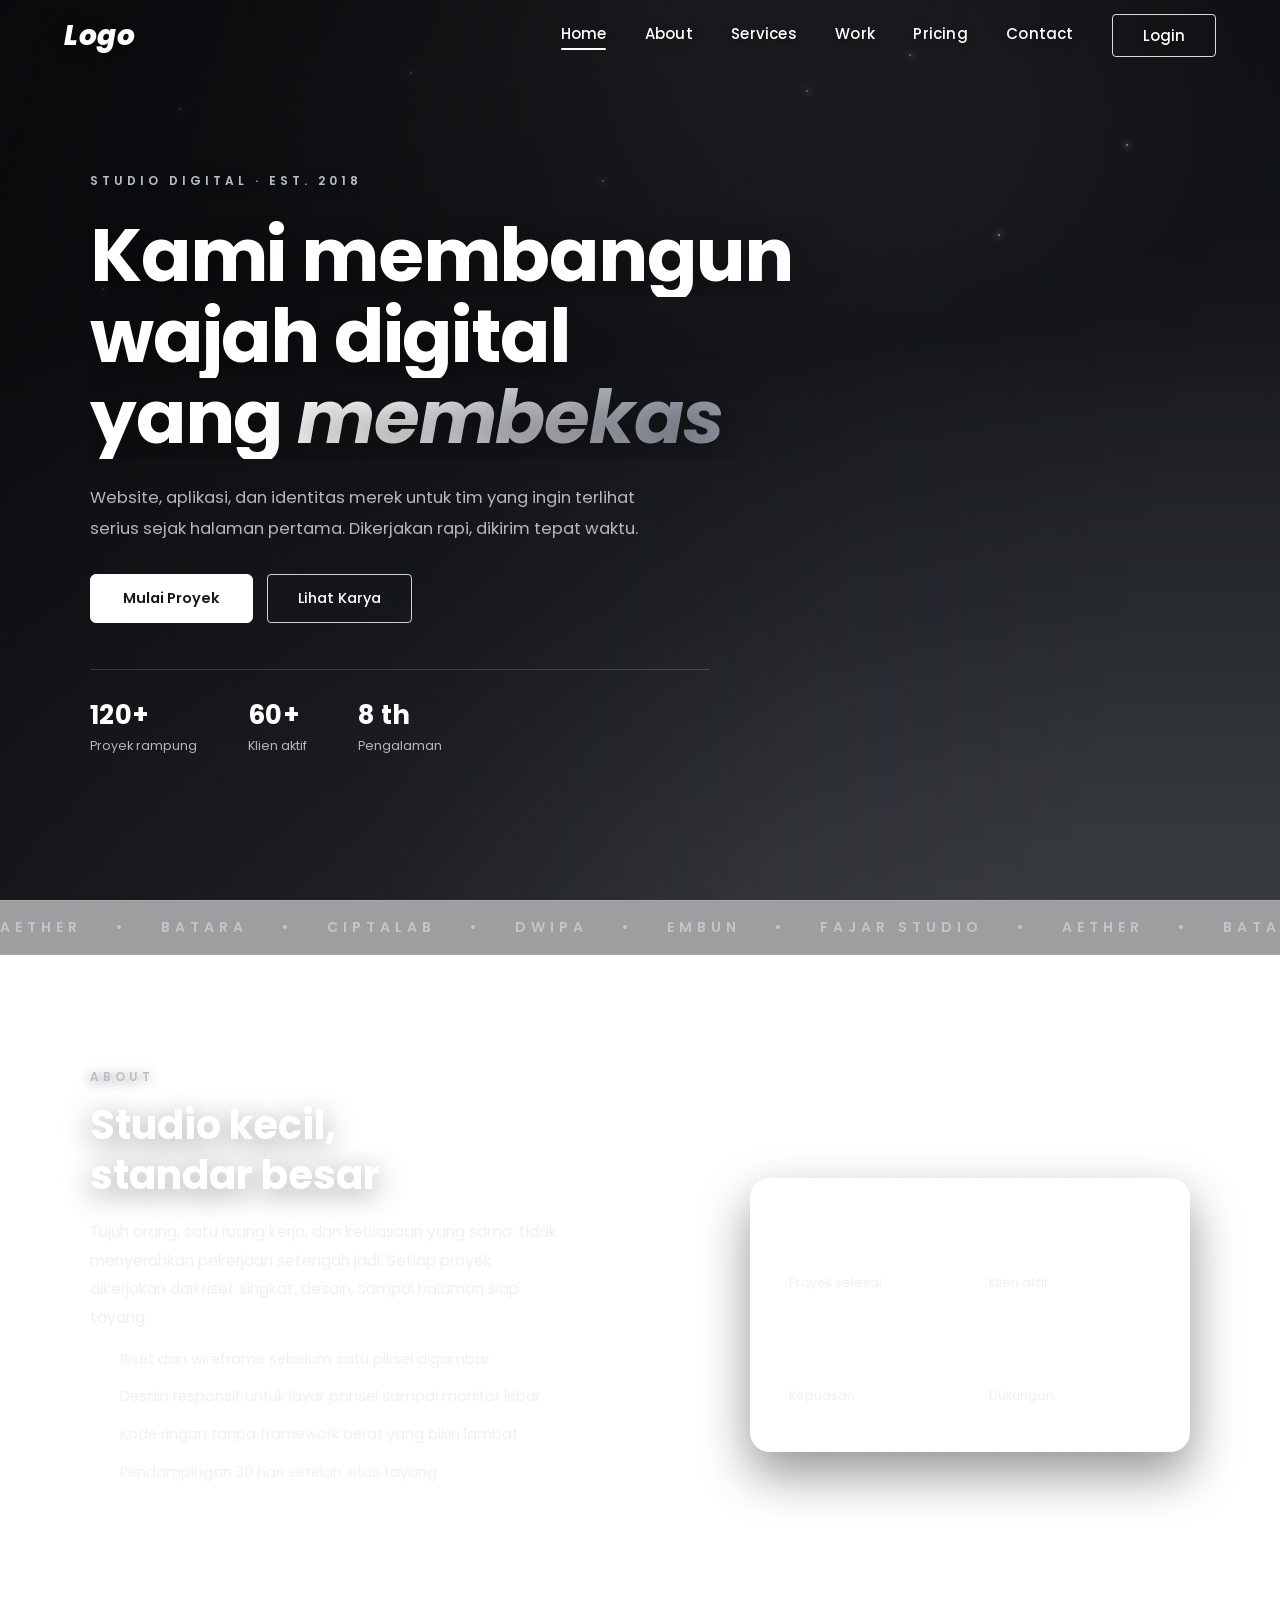
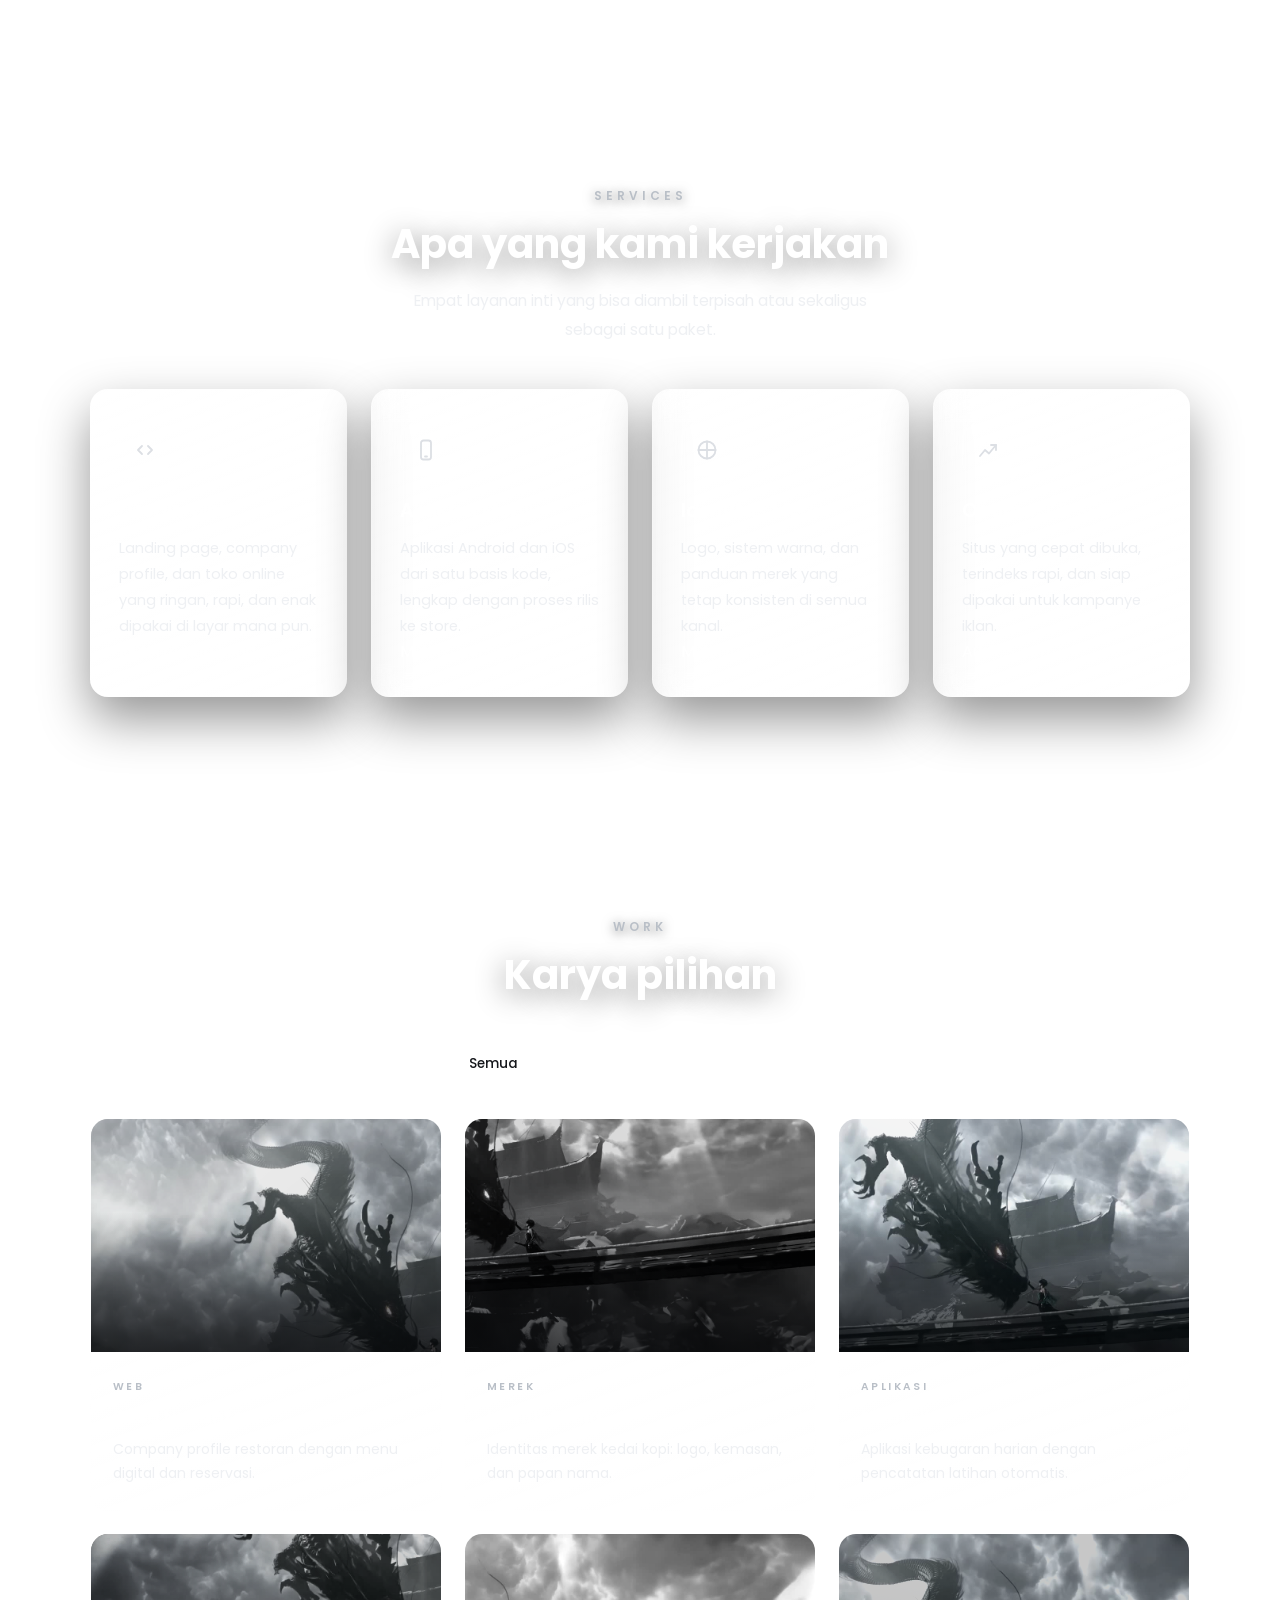
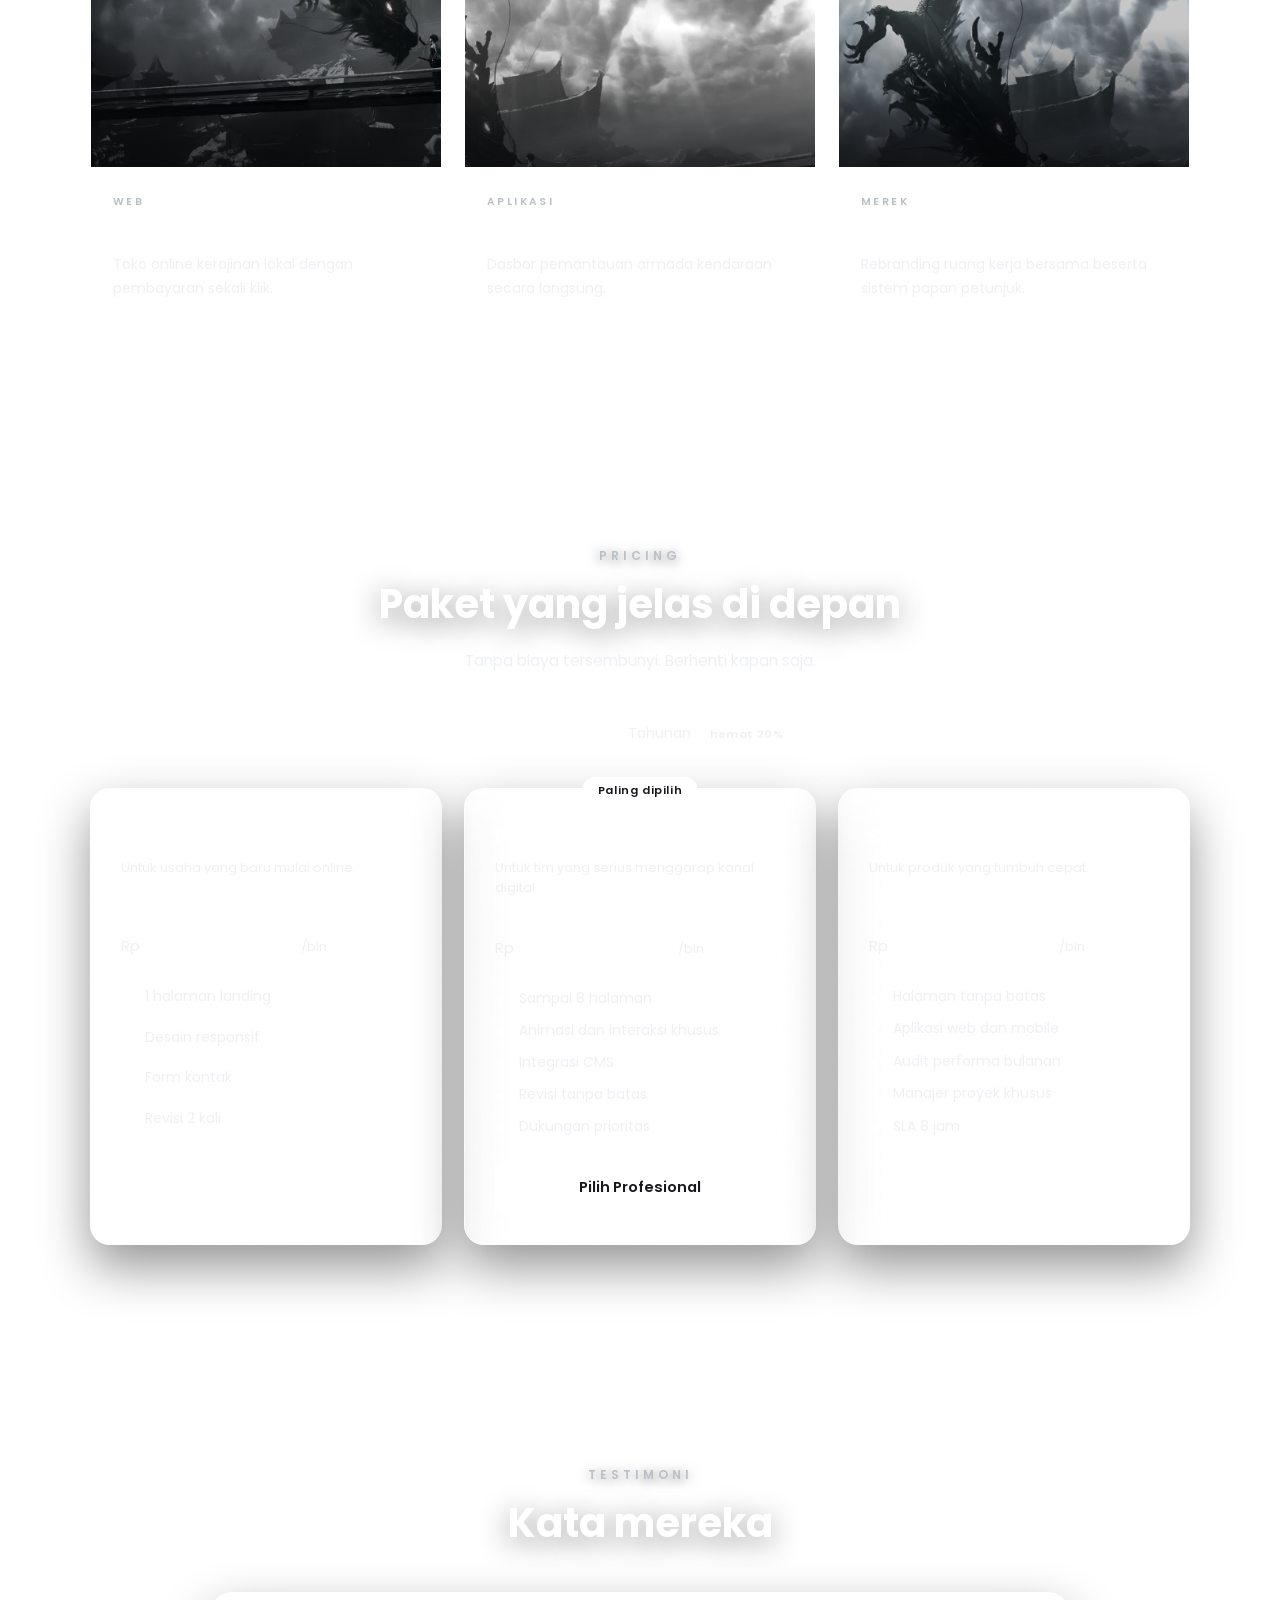
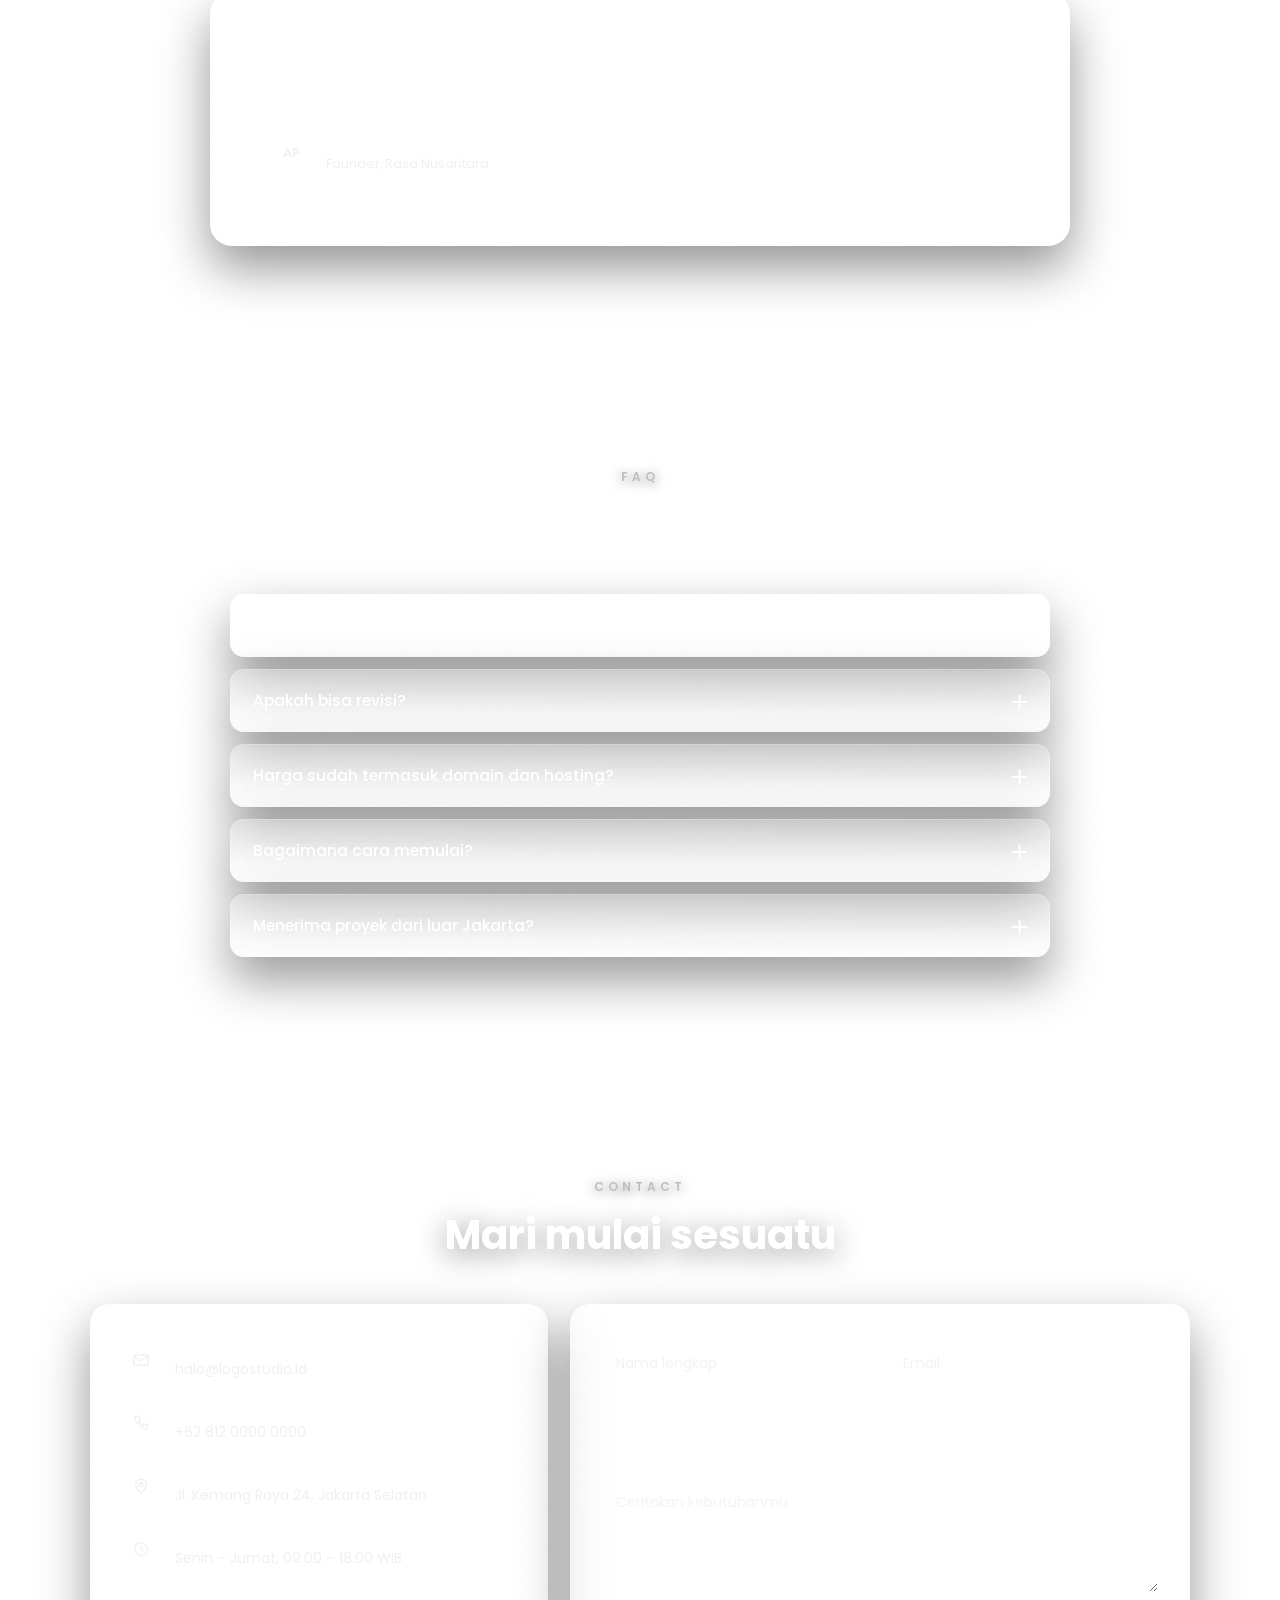
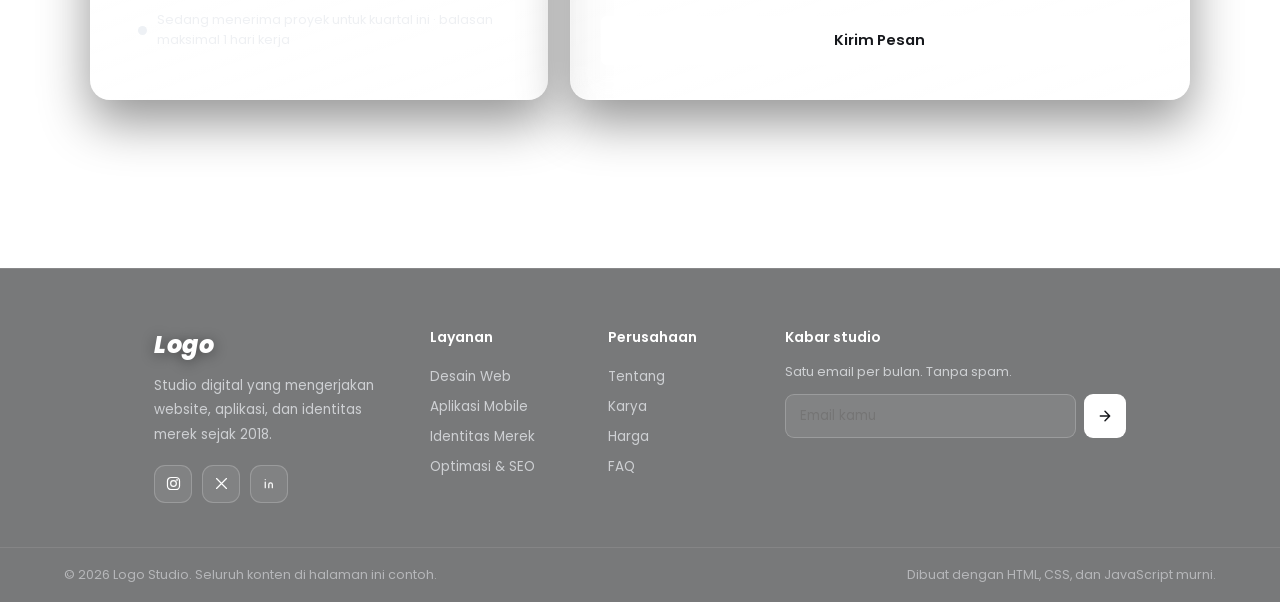
<file: index.html>
<!DOCTYPE html>
<html lang="id">
<head>
<meta charset="UTF-8" />
<meta name="viewport" content="width=device-width, initial-scale=1.0" />
<meta name="theme-color" content="#16181c" />
<title>Logo — Studio Digital</title>
<meta name="description" content="Logo adalah studio digital: website, aplikasi, dan identitas merek dengan animasi yang halus." />

<link rel="preconnect" href="https://fonts.googleapis.com" />
<link rel="preconnect" href="https://fonts.gstatic.com" crossorigin />
<link href="https://fonts.googleapis.com/css2?family=Poppins:wght@400;500;600;700;800&display=swap" rel="stylesheet" />

<link rel="stylesheet" href="assets/css/style.css" />
<link rel="icon" href="assets/img/favicon.svg" type="image/svg+xml" />
</head>
<body>

  <div class="scroll-progress" aria-hidden="true"><span id="progressBar"></span></div>

  <!-- ===== VIDEO BACKGROUND ===== -->
  <div class="bg-wrapper">
    <div class="bg-fallback" aria-hidden="true">
      <span class="star s1"></span><span class="star s2"></span><span class="star s3"></span>
      <span class="star s4"></span><span class="star s5"></span><span class="star s6"></span>
      <span class="star s7"></span><span class="star s8"></span><span class="star s9"></span>
    </div>

    <!-- >>> VIDEO KAMU: assets/video/background.mp4 (+ background.webm sebagai cadangan) <<< -->
    <video id="bgVideo" class="bg-video" autoplay muted loop playsinline preload="auto">
      <source src="assets/video/background.mp4" type="video/mp4" />
      <source src="assets/video/background.webm" type="video/webm" />
    </video>

    <div class="bg-overlay" aria-hidden="true"></div>
    <div class="bg-shade" id="bgShade" aria-hidden="true"></div>
  </div>

  <button class="play-hint" id="playHint" type="button" hidden>
    <svg viewBox="0 0 24 24" width="14" height="14" aria-hidden="true"><path d="M8 5.5v13l11-6.5z" fill="currentColor"/></svg>
    Putar video latar
  </button>

  <!-- ===== NAVBAR ===== -->
  <header class="navbar" id="navbar">
    <a href="#home" class="logo" data-scroll>Logo</a>

    <button class="nav-toggle" id="navToggle" aria-label="Buka menu" aria-expanded="false" aria-controls="navMenu">
      <span></span><span></span><span></span>
    </button>

    <nav class="nav-menu" id="navMenu">
      <ul class="nav-links">
        <li><a href="#home" class="active" data-scroll>Home</a></li>
        <li><a href="#about" data-scroll>About</a></li>
        <li><a href="#services" data-scroll>Services</a></li>
        <li><a href="#work" data-scroll>Work</a></li>
        <li><a href="#pricing" data-scroll>Pricing</a></li>
        <li><a href="#contact" data-scroll>Contact</a></li>
      </ul>
      <button class="btn-login-nav" id="openLogin" type="button">Login</button>
    </nav>
  </header>

  <main>
    <!-- ===== HERO ===== -->
    <section class="hero" id="home">
      <div class="hero-inner">
        <span class="eyebrow" data-hero="1">Studio Digital · Est. 2018</span>

        <h1 class="hero-title">
          <span class="line"><span data-hero="2">Kami membangun</span></span>
          <span class="line"><span data-hero="3">wajah digital</span></span>
          <span class="line"><span data-hero="4">yang <em>membekas</em></span></span>
        </h1>

        <p class="hero-text" data-hero="5">
          Website, aplikasi, dan identitas merek untuk tim yang ingin terlihat
          serius sejak halaman pertama. Dikerjakan rapi, dikirim tepat waktu.
        </p>

        <div class="hero-cta" data-hero="6">
          <button type="button" class="btn-solid magnetic" data-open-login>Mulai Proyek</button>
          <a href="#work" class="btn-ghost magnetic" data-scroll>Lihat Karya</a>
        </div>

        <ul class="hero-facts" data-hero="7">
          <li><strong>120+</strong><span>Proyek rampung</span></li>
          <li><strong>60+</strong><span>Klien aktif</span></li>
          <li><strong>8 th</strong><span>Pengalaman</span></li>
        </ul>
      </div>
    </section>

    <!-- ===== MARQUEE ===== -->
    <div class="marquee" aria-hidden="true">
      <div class="marquee-track">
        <span>AETHER</span><span>•</span><span>BATARA</span><span>•</span><span>CIPTALAB</span><span>•</span>
        <span>DWIPA</span><span>•</span><span>EMBUN</span><span>•</span><span>FAJAR STUDIO</span><span>•</span>
        <span>AETHER</span><span>•</span><span>BATARA</span><span>•</span><span>CIPTALAB</span><span>•</span>
        <span>DWIPA</span><span>•</span><span>EMBUN</span><span>•</span><span>FAJAR STUDIO</span><span>•</span>
      </div>
    </div>

    <!-- ===== ABOUT ===== -->
    <section class="section" id="about">
      <div class="container about-grid">
        <div class="about-copy">
          <span class="eyebrow" data-reveal="up">About</span>
          <h2 class="section-title" data-reveal="up" style="--d:.08s">Studio kecil,<br />standar besar</h2>
          <p class="section-text" data-reveal="up" style="--d:.16s">
            Tujuh orang, satu ruang kerja, dan kebiasaan yang sama: tidak menyerahkan
            pekerjaan setengah jadi. Setiap proyek dikerjakan dari riset singkat,
            desain, sampai halaman siap tayang.
          </p>

          <ul class="check-list">
            <li data-reveal="up" style="--d:.22s">Riset dan wireframe sebelum satu piksel digambar</li>
            <li data-reveal="up" style="--d:.28s">Desain responsif untuk layar ponsel sampai monitor lebar</li>
            <li data-reveal="up" style="--d:.34s">Kode ringan tanpa framework berat yang bikin lambat</li>
            <li data-reveal="up" style="--d:.40s">Pendampingan 30 hari setelah situs tayang</li>
          </ul>

          <a href="#services" class="btn-ghost magnetic" data-reveal="up" data-scroll style="--d:.46s">Lihat Layanan</a>
        </div>

        <div class="about-panel glass" data-reveal="right" style="--d:.12s">
          <div class="stat"><strong data-count="120" data-suffix="+">0</strong><span>Proyek selesai</span></div>
          <div class="stat"><strong data-count="60" data-suffix="+">0</strong><span>Klien aktif</span></div>
          <div class="stat"><strong data-count="99" data-suffix="%">0</strong><span>Kepuasan</span></div>
          <div class="stat"><strong data-count="24" data-suffix="/7">0</strong><span>Dukungan</span></div>
        </div>
      </div>
    </section>

    <!-- ===== SERVICES ===== -->
    <section class="section" id="services">
      <div class="container">
        <div class="section-head">
          <span class="eyebrow" data-reveal="up">Services</span>
          <h2 class="section-title" data-reveal="up" style="--d:.08s">Apa yang kami kerjakan</h2>
          <p class="section-text center" data-reveal="up" style="--d:.16s">
            Empat layanan inti yang bisa diambil terpisah atau sekaligus sebagai satu paket.
          </p>
        </div>

        <div class="cards">
          <article class="card glass" data-reveal="up" style="--d:.05s">
            <span class="card-icon">
              <svg viewBox="0 0 24 24" width="24" height="24" fill="none" stroke="currentColor" stroke-width="1.8" stroke-linecap="round" stroke-linejoin="round"><polyline points="9 8 5 12 9 16"/><polyline points="15 8 19 12 15 16"/></svg>
            </span>
            <h3>Desain Web</h3>
            <p>Landing page, company profile, dan toko online yang ringan, rapi, dan enak dipakai di layar mana pun.</p>
            <span class="card-meta">Mulai 14 hari kerja</span>
          </article>

          <article class="card glass" data-reveal="up" style="--d:.13s">
            <span class="card-icon">
              <svg viewBox="0 0 24 24" width="24" height="24" fill="none" stroke="currentColor" stroke-width="1.8" stroke-linecap="round" stroke-linejoin="round"><rect x="7" y="2.5" width="10" height="19" rx="2.5"/><path d="M11 18.5h2"/></svg>
            </span>
            <h3>Aplikasi Mobile</h3>
            <p>Aplikasi Android dan iOS dari satu basis kode, lengkap dengan proses rilis ke store.</p>
            <span class="card-meta">Mulai 6 minggu</span>
          </article>

          <article class="card glass" data-reveal="up" style="--d:.21s">
            <span class="card-icon">
              <svg viewBox="0 0 24 24" width="24" height="24" fill="none" stroke="currentColor" stroke-width="1.8" stroke-linecap="round" stroke-linejoin="round"><circle cx="12" cy="12" r="8.5"/><path d="M12 3.5v17M3.5 12h17"/></svg>
            </span>
            <h3>Identitas Merek</h3>
            <p>Logo, sistem warna, dan panduan merek yang tetap konsisten di semua kanal.</p>
            <span class="card-meta">Mulai 10 hari kerja</span>
          </article>

          <article class="card glass" data-reveal="up" style="--d:.29s">
            <span class="card-icon">
              <svg viewBox="0 0 24 24" width="24" height="24" fill="none" stroke="currentColor" stroke-width="1.8" stroke-linecap="round" stroke-linejoin="round"><path d="M4 18l5-6 4 3.5L20 7"/><path d="M15 7h5v5"/></svg>
            </span>
            <h3>Optimasi &amp; SEO</h3>
            <p>Situs yang cepat dibuka, terindeks rapi, dan siap dipakai untuk kampanye iklan.</p>
            <span class="card-meta">Audit 3 hari</span>
          </article>
        </div>
      </div>
    </section>

    <!-- ===== WORK ===== -->
    <section class="section" id="work">
      <div class="container">
        <div class="section-head">
          <span class="eyebrow" data-reveal="up">Work</span>
          <h2 class="section-title" data-reveal="up" style="--d:.08s">Karya pilihan</h2>
        </div>

        <div class="filters" data-reveal="up" style="--d:.14s">
          <button type="button" class="filter is-active" data-filter="all">Semua</button>
          <button type="button" class="filter" data-filter="web">Web</button>
          <button type="button" class="filter" data-filter="app">Aplikasi</button>
          <button type="button" class="filter" data-filter="brand">Merek</button>
        </div>

        <div class="work-grid" id="workGrid">
          <article class="work-card" data-cat="web" data-reveal="up" style="--d:.05s">
            <div class="work-thumb"><img src="assets/img/work-1.jpg" alt="Rasa Nusantara" loading="lazy" /></div>
            <div class="work-body">
              <span class="work-tag">Web</span>
              <h3>Rasa Nusantara</h3>
              <p>Company profile restoran dengan menu digital dan reservasi.</p>
            </div>
          </article>

          <article class="work-card" data-cat="brand" data-reveal="up" style="--d:.11s">
            <div class="work-thumb"><img src="assets/img/work-2.jpg" alt="Langit Senja" loading="lazy" /></div>
            <div class="work-body">
              <span class="work-tag">Merek</span>
              <h3>Langit Senja</h3>
              <p>Identitas merek kedai kopi: logo, kemasan, dan papan nama.</p>
            </div>
          </article>

          <article class="work-card" data-cat="app" data-reveal="up" style="--d:.17s">
            <div class="work-thumb"><img src="assets/img/work-3.jpg" alt="Nadi Fit" loading="lazy" /></div>
            <div class="work-body">
              <span class="work-tag">Aplikasi</span>
              <h3>Nadi Fit</h3>
              <p>Aplikasi kebugaran harian dengan pencatatan latihan otomatis.</p>
            </div>
          </article>

          <article class="work-card" data-cat="web" data-reveal="up" style="--d:.05s">
            <div class="work-thumb"><img src="assets/img/work-4.jpg" alt="Pasar Awan" loading="lazy" /></div>
            <div class="work-body">
              <span class="work-tag">Web</span>
              <h3>Pasar Awan</h3>
              <p>Toko online kerajinan lokal dengan pembayaran sekali klik.</p>
            </div>
          </article>

          <article class="work-card" data-cat="app" data-reveal="up" style="--d:.11s">
            <div class="work-thumb"><img src="assets/img/work-5.jpg" alt="Bimasakti" loading="lazy" /></div>
            <div class="work-body">
              <span class="work-tag">Aplikasi</span>
              <h3>Bimasakti</h3>
              <p>Dasbor pemantauan armada kendaraan secara langsung.</p>
            </div>
          </article>

          <article class="work-card" data-cat="brand" data-reveal="up" style="--d:.17s">
            <div class="work-thumb"><img src="assets/img/work-6.jpg" alt="Titik Temu" loading="lazy" /></div>
            <div class="work-body">
              <span class="work-tag">Merek</span>
              <h3>Titik Temu</h3>
              <p>Rebranding ruang kerja bersama beserta sistem papan petunjuk.</p>
            </div>
          </article>
        </div>
      </div>
    </section>

    <!-- ===== PRICING ===== -->
    <section class="section" id="pricing">
      <div class="container">
        <div class="section-head">
          <span class="eyebrow" data-reveal="up">Pricing</span>
          <h2 class="section-title" data-reveal="up" style="--d:.08s">Paket yang jelas di depan</h2>
          <p class="section-text center" data-reveal="up" style="--d:.16s">Tanpa biaya tersembunyi. Berhenti kapan saja.</p>
        </div>

        <div class="toggle-wrap" data-reveal="up" style="--d:.2s">
          <span class="toggle-label is-on" id="labelMonth">Bulanan</span>
          <button type="button" class="toggle" id="priceToggle" role="switch" aria-checked="false" aria-label="Ganti ke tahunan">
            <span class="knob"></span>
          </button>
          <span class="toggle-label" id="labelYear">Tahunan <em>hemat 20%</em></span>
        </div>

        <div class="plans">
          <article class="plan glass" data-reveal="up" style="--d:.06s">
            <h3>Dasar</h3>
            <p class="plan-note">Untuk usaha yang baru mulai online.</p>
            <div class="price"><span class="cur">Rp</span><strong data-month="2500000" data-year="2000000">2.500.000</strong><span class="per">/bln</span></div>
            <ul class="plan-list">
              <li>1 halaman landing</li><li>Desain responsif</li><li>Form kontak</li><li>Revisi 2 kali</li>
            </ul>
            <button type="button" class="btn-outline magnetic" data-open-login>Pilih Dasar</button>
          </article>

          <article class="plan glass is-popular" data-reveal="up" style="--d:.14s">
            <span class="badge">Paling dipilih</span>
            <h3>Profesional</h3>
            <p class="plan-note">Untuk tim yang serius menggarap kanal digital.</p>
            <div class="price"><span class="cur">Rp</span><strong data-month="6500000" data-year="5200000">6.500.000</strong><span class="per">/bln</span></div>
            <ul class="plan-list">
              <li>Sampai 8 halaman</li><li>Animasi dan interaksi khusus</li><li>Integrasi CMS</li><li>Revisi tanpa batas</li><li>Dukungan prioritas</li>
            </ul>
            <button type="button" class="btn-solid magnetic" data-open-login>Pilih Profesional</button>
          </article>

          <article class="plan glass" data-reveal="up" style="--d:.22s">
            <h3>Skala</h3>
            <p class="plan-note">Untuk produk yang tumbuh cepat.</p>
            <div class="price"><span class="cur">Rp</span><strong data-month="12000000" data-year="9600000">12.000.000</strong><span class="per">/bln</span></div>
            <ul class="plan-list">
              <li>Halaman tanpa batas</li><li>Aplikasi web dan mobile</li><li>Audit performa bulanan</li><li>Manajer proyek khusus</li><li>SLA 8 jam</li>
            </ul>
            <button type="button" class="btn-outline magnetic" data-open-login>Pilih Skala</button>
          </article>
        </div>
      </div>
    </section>

    <!-- ===== TESTIMONI ===== -->
    <section class="section" id="testimoni">
      <div class="container">
        <div class="section-head">
          <span class="eyebrow" data-reveal="up">Testimoni</span>
          <h2 class="section-title" data-reveal="up" style="--d:.08s">Kata mereka</h2>
        </div>

        <div class="quote-box glass" data-reveal="zoom" style="--d:.12s" id="quoteBox">
          <div class="quote-mark" aria-hidden="true">&ldquo;</div>

          <ul class="quotes" id="quotes">
            <li class="quote is-on">
              <p>Situsnya jadi jauh lebih cepat dan pesanan lewat web naik hampir dua kali lipat dalam dua bulan. Prosesnya juga tidak bertele-tele.</p>
              <div class="who"><span class="ava">AP</span><div><strong>Andini Prameswari</strong><span>Founder, Rasa Nusantara</span></div></div>
            </li>
            <li class="quote">
              <p>Tim ini menerjemahkan catatan produk kami jadi tampilan yang masuk akal. Pengguna baru kami bertahan lebih lama sejak versi barunya rilis.</p>
              <div class="who"><span class="ava">BS</span><div><strong>Bayu Saputra</strong><span>Product Lead, Nadi Fit</span></div></div>
            </li>
            <li class="quote">
              <p>Yang paling saya suka: semua dikirim tepat waktu dan tidak ada tagihan kejutan di akhir. Komunikasinya jelas dari awal.</p>
              <div class="who"><span class="ava">CW</span><div><strong>Clara Wijaya</strong><span>Marketing, Pasar Awan</span></div></div>
            </li>
          </ul>

          <div class="dots" id="quoteDots">
            <button type="button" class="dot is-on" aria-label="Testimoni 1"></button>
            <button type="button" class="dot" aria-label="Testimoni 2"></button>
            <button type="button" class="dot" aria-label="Testimoni 3"></button>
          </div>
        </div>
      </div>
    </section>

    <!-- ===== FAQ ===== -->
    <section class="section" id="faq">
      <div class="container narrow">
        <div class="section-head">
          <span class="eyebrow" data-reveal="up">FAQ</span>
          <h2 class="section-title" data-reveal="up" style="--d:.08s">Pertanyaan yang sering masuk</h2>
        </div>

        <div class="accordion" id="accordion">
          <div class="acc-item glass" data-reveal="up" style="--d:.05s">
            <button type="button" class="acc-head" aria-expanded="false">
              <span>Berapa lama pengerjaan satu website?</span>
              <span class="acc-icon" aria-hidden="true"></span>
            </button>
            <div class="acc-body"><p>Landing page rata-rata 14 hari kerja. Situs multi halaman 3 sampai 6 minggu, tergantung jumlah halaman dan kesiapan materi.</p></div>
          </div>

          <div class="acc-item glass" data-reveal="up" style="--d:.1s">
            <button type="button" class="acc-head" aria-expanded="false">
              <span>Apakah bisa revisi?</span>
              <span class="acc-icon" aria-hidden="true"></span>
            </button>
            <div class="acc-body"><p>Bisa. Paket Dasar dapat dua kali revisi, paket Profesional dan Skala tanpa batas selama masih dalam lingkup yang disepakati.</p></div>
          </div>

          <div class="acc-item glass" data-reveal="up" style="--d:.15s">
            <button type="button" class="acc-head" aria-expanded="false">
              <span>Harga sudah termasuk domain dan hosting?</span>
              <span class="acc-icon" aria-hidden="true"></span>
            </button>
            <div class="acc-body"><p>Hosting tahun pertama sudah termasuk. Domain dibeli atas nama kamu sendiri supaya kepemilikannya jelas.</p></div>
          </div>

          <div class="acc-item glass" data-reveal="up" style="--d:.2s">
            <button type="button" class="acc-head" aria-expanded="false">
              <span>Bagaimana cara memulai?</span>
              <span class="acc-icon" aria-hidden="true"></span>
            </button>
            <div class="acc-body"><p>Kirim kebutuhanmu lewat form di bawah. Kami balas maksimal satu hari kerja dengan perkiraan waktu dan biaya.</p></div>
          </div>

          <div class="acc-item glass" data-reveal="up" style="--d:.25s">
            <button type="button" class="acc-head" aria-expanded="false">
              <span>Menerima proyek dari luar Jakarta?</span>
              <span class="acc-icon" aria-hidden="true"></span>
            </button>
            <div class="acc-body"><p>Tentu. Sebagian besar klien kami dari luar kota dan semuanya dikerjakan jarak jauh dengan rapat berkala.</p></div>
          </div>
        </div>
      </div>
    </section>

    <!-- ===== CONTACT ===== -->
    <section class="section" id="contact">
      <div class="container">
        <div class="section-head">
          <span class="eyebrow" data-reveal="up">Contact</span>
          <h2 class="section-title" data-reveal="up" style="--d:.08s">Mari mulai sesuatu</h2>
        </div>

        <div class="contact-grid">
          <div class="contact-side glass" data-reveal="left" style="--d:.1s">
            <ul class="contact-list">
              <li>
                <span class="contact-ico"><svg viewBox="0 0 24 24" width="18" height="18" fill="none" stroke="currentColor" stroke-width="1.8"><rect x="2.5" y="5" width="19" height="14" rx="2.5"/><path d="M3 7l9 6 9-6" stroke-linecap="round" stroke-linejoin="round"/></svg></span>
                <div><strong>Email</strong><span>halo@logostudio.id</span></div>
              </li>
              <li>
                <span class="contact-ico"><svg viewBox="0 0 24 24" width="18" height="18" fill="none" stroke="currentColor" stroke-width="1.8" stroke-linecap="round" stroke-linejoin="round"><path d="M6 3h3l2 5-2.5 1.5a12 12 0 006 6L16 13l5 2v3a2 2 0 01-2.2 2A17 17 0 014 5.2 2 2 0 016 3z"/></svg></span>
                <div><strong>Telepon</strong><span>+62 812 0000 0000</span></div>
              </li>
              <li>
                <span class="contact-ico"><svg viewBox="0 0 24 24" width="18" height="18" fill="none" stroke="currentColor" stroke-width="1.8" stroke-linecap="round" stroke-linejoin="round"><path d="M12 21s7-5.6 7-11a7 7 0 10-14 0c0 5.4 7 11 7 11z"/><circle cx="12" cy="10" r="2.6"/></svg></span>
                <div><strong>Studio</strong><span>Jl. Kemang Raya 24, Jakarta Selatan</span></div>
              </li>
              <li>
                <span class="contact-ico"><svg viewBox="0 0 24 24" width="18" height="18" fill="none" stroke="currentColor" stroke-width="1.8" stroke-linecap="round" stroke-linejoin="round"><circle cx="12" cy="12" r="8.5"/><path d="M12 7.5V12l3 2"/></svg></span>
                <div><strong>Jam kerja</strong><span>Senin – Jumat, 09.00 – 18.00 WIB</span></div>
              </li>
            </ul>

            <div class="contact-note">
              <span class="pulse" aria-hidden="true"></span>
              Sedang menerima proyek untuk kuartal ini · balasan maksimal 1 hari kerja
            </div>
          </div>

          <form class="contact-form glass" id="contactForm" novalidate data-reveal="right" style="--d:.16s">
            <div class="cf-row">
              <label class="cf-field">
                <input type="text" name="nama" placeholder=" " required />
                <span>Nama lengkap</span>
              </label>
              <label class="cf-field">
                <input type="email" name="email" placeholder=" " required />
                <span>Email</span>
              </label>
            </div>
            <label class="cf-field">
              <select name="paket">
                <option>Paket Dasar</option>
                <option selected>Paket Profesional</option>
                <option>Paket Skala</option>
                <option>Belum tahu, minta saran</option>
              </select>
              <span class="always">Paket yang diminati</span>
            </label>
            <label class="cf-field">
              <textarea name="pesan" rows="4" placeholder=" " required></textarea>
              <span>Ceritakan kebutuhanmu</span>
            </label>

            <p class="cf-error" id="cfError" role="alert"></p>
            <button type="submit" class="btn-solid wide magnetic">Kirim Pesan</button>

            <div class="cf-done" id="cfDone" hidden>
              <span class="tick" aria-hidden="true">
                <svg viewBox="0 0 24 24" width="26" height="26" fill="none" stroke="currentColor" stroke-width="2.4" stroke-linecap="round" stroke-linejoin="round"><path d="M4 12.5l5 5L20 7"/></svg>
              </span>
              <b>Pesan terkirim</b>
              <span>Terima kasih. Kami balas paling lambat satu hari kerja.</span>
            </div>
          </form>
        </div>
      </div>
    </section>

    <!-- ===== FOOTER ===== -->
    <footer class="footer">
      <div class="container footer-grid">
        <div class="foot-brand" data-reveal="up">
          <span class="logo">Logo</span>
          <p>Studio digital yang mengerjakan website, aplikasi, dan identitas merek sejak 2018.</p>
          <div class="socials">
            <a href="#" aria-label="Instagram"><svg viewBox="0 0 24 24" width="17" height="17" fill="none" stroke="currentColor" stroke-width="1.7"><rect x="3.5" y="3.5" width="17" height="17" rx="5"/><circle cx="12" cy="12" r="4"/><circle cx="17" cy="7" r="1.2" fill="currentColor" stroke="none"/></svg></a>
            <a href="#" aria-label="X"><svg viewBox="0 0 24 24" width="17" height="17" fill="none" stroke="currentColor" stroke-width="1.7" stroke-linecap="round"><path d="M5 5l14 14M19 5L5 19"/></svg></a>
            <a href="#" aria-label="LinkedIn"><svg viewBox="0 0 24 24" width="17" height="17" fill="none" stroke="currentColor" stroke-width="1.7" stroke-linecap="round"><path d="M6 10v8M6 6.5v.01M11 18v-4.5a2.5 2.5 0 015 0V18"/></svg></a>
          </div>
        </div>

        <div class="foot-col" data-reveal="up" style="--d:.06s">
          <h4>Layanan</h4>
          <a href="#services" data-scroll>Desain Web</a>
          <a href="#services" data-scroll>Aplikasi Mobile</a>
          <a href="#services" data-scroll>Identitas Merek</a>
          <a href="#services" data-scroll>Optimasi &amp; SEO</a>
        </div>

        <div class="foot-col" data-reveal="up" style="--d:.12s">
          <h4>Perusahaan</h4>
          <a href="#about" data-scroll>Tentang</a>
          <a href="#work" data-scroll>Karya</a>
          <a href="#pricing" data-scroll>Harga</a>
          <a href="#faq" data-scroll>FAQ</a>
        </div>

        <div class="foot-col" data-reveal="up" style="--d:.18s">
          <h4>Kabar studio</h4>
          <p class="foot-note">Satu email per bulan. Tanpa spam.</p>
          <form class="news" id="newsForm" novalidate>
            <input type="email" name="email" placeholder="Email kamu" aria-label="Email untuk berlangganan" />
            <button type="submit" aria-label="Berlangganan">
              <svg viewBox="0 0 24 24" width="16" height="16" fill="none" stroke="currentColor" stroke-width="2.2" stroke-linecap="round" stroke-linejoin="round"><path d="M5 12h13M12 5l7 7-7 7"/></svg>
            </button>
          </form>
          <span class="news-msg" id="newsMsg"></span>
        </div>
      </div>

      <div class="footer-bottom">
        <p>© <span id="year">2026</span> Logo Studio. Seluruh konten di halaman ini contoh.</p>
        <p>Dibuat dengan HTML, CSS, dan JavaScript murni.</p>
      </div>
    </footer>
  </main>

  <button class="to-top" id="toTop" type="button" aria-label="Kembali ke atas">
    <svg viewBox="0 0 24 24" width="18" height="18" fill="none" stroke="currentColor" stroke-width="2.2" stroke-linecap="round" stroke-linejoin="round"><path d="M12 19V6M6 12l6-6 6 6"/></svg>
  </button>

  <!-- ===== LOGIN MODAL ===== -->
  <div class="modal-backdrop" id="modalBackdrop"></div>

  <div class="modal-wrapper is-open is-passive" id="loginModal" role="dialog" aria-modal="true" aria-labelledby="loginTitle">
    <section class="login-card">
      <button class="close-btn" id="closeLogin" type="button" aria-label="Tutup">
        <svg viewBox="0 0 24 24" width="18" height="18" aria-hidden="true"><path d="M6 6l12 12M18 6L6 18" stroke="currentColor" stroke-width="2.4" stroke-linecap="round"/></svg>
      </button>

      <div class="pane" id="paneLogin">
        <h1 class="login-title" id="loginTitle">Login</h1>

        <form id="loginForm" novalidate>
          <div class="field">
            <input type="email" id="email" name="email" placeholder="Email" autocomplete="email" required />
            <span class="field-icon" aria-hidden="true">
              <svg viewBox="0 0 24 24" width="20" height="20"><rect x="2.5" y="5" width="19" height="14" rx="2.5" fill="none" stroke="currentColor" stroke-width="1.8"/><path d="M3 7l9 6 9-6" fill="none" stroke="currentColor" stroke-width="1.8" stroke-linecap="round" stroke-linejoin="round"/></svg>
            </span>
          </div>

          <div class="field">
            <input type="password" id="password" name="password" placeholder="Password" autocomplete="current-password" required />
            <span class="field-icon" aria-hidden="true">
              <svg viewBox="0 0 24 24" width="20" height="20"><rect x="4.5" y="10" width="15" height="10" rx="2.5" fill="currentColor"/><path d="M8 10V7.5a4 4 0 118 0V10" fill="none" stroke="currentColor" stroke-width="1.9" stroke-linecap="round"/></svg>
            </span>
          </div>

          <p class="form-error" id="formError" role="alert"></p>

          <div class="form-row">
            <label class="remember"><input type="checkbox" id="remember" name="remember" /><span>Remember me</span></label>
            <a href="#" class="forgot" id="lupaSandi">Forget Password?</a>
          </div>

          <button type="submit" class="btn-submit">Login</button>

          <button type="button" class="demo-hint" id="isiDemo" title="Klik untuk mengisi otomatis">
            Akun coba: <b>wibukah@gmail.com</b> / <b>1234</b>
          </button>

          <p class="register-text">Don't have an account? <a href="#" id="keRegister">Register</a></p>
        </form>
      </div>

      <div class="pane" id="paneRegister" hidden>
        <h1 class="login-title">Daftar</h1>

        <form id="registerForm" novalidate>
          <div class="field">
            <input type="text" id="regNama" name="nama" placeholder="Nama lengkap" autocomplete="name" required />
            <span class="field-icon" aria-hidden="true">
              <svg viewBox="0 0 24 24" width="20" height="20" fill="none" stroke="currentColor" stroke-width="1.8" stroke-linecap="round"><circle cx="12" cy="8.5" r="3.6"/><path d="M5 19.5c1.4-3.2 4-4.8 7-4.8s5.6 1.6 7 4.8"/></svg>
            </span>
          </div>

          <div class="field">
            <input type="email" id="regEmail" name="email" placeholder="Email" autocomplete="email" required />
            <span class="field-icon" aria-hidden="true">
              <svg viewBox="0 0 24 24" width="20" height="20"><rect x="2.5" y="5" width="19" height="14" rx="2.5" fill="none" stroke="currentColor" stroke-width="1.8"/><path d="M3 7l9 6 9-6" fill="none" stroke="currentColor" stroke-width="1.8" stroke-linecap="round" stroke-linejoin="round"/></svg>
            </span>
          </div>

          <div class="field">
            <input type="password" id="regSandi" name="sandi" placeholder="Password" autocomplete="new-password" required />
            <span class="field-icon" aria-hidden="true">
              <svg viewBox="0 0 24 24" width="20" height="20"><rect x="4.5" y="10" width="15" height="10" rx="2.5" fill="currentColor"/><path d="M8 10V7.5a4 4 0 118 0V10" fill="none" stroke="currentColor" stroke-width="1.9" stroke-linecap="round"/></svg>
            </span>
          </div>

          <div class="field">
            <input type="password" id="regUlang" name="ulang" placeholder="Ulangi password" autocomplete="new-password" required />
            <span class="field-icon" aria-hidden="true">
              <svg viewBox="0 0 24 24" width="20" height="20" fill="none" stroke="currentColor" stroke-width="2" stroke-linecap="round" stroke-linejoin="round"><path d="M4 12.5l5 5L20 7"/></svg>
            </span>
          </div>

          <p class="form-error" id="regError" role="alert"></p>

          <label class="remember setuju">
            <input type="checkbox" id="regSetuju" />
            <span>Saya setuju dengan ketentuan layanan</span>
          </label>

          <button type="submit" class="btn-submit">Buat Akun</button>

          <p class="register-text">Sudah punya akun? <a href="#" id="keLogin">Login</a></p>
        </form>
      </div>

    </section>
  </div>

  <script src="assets/js/auth.js"></script>
  <script src="assets/js/main.js"></script>
</body>
</html>
</file>
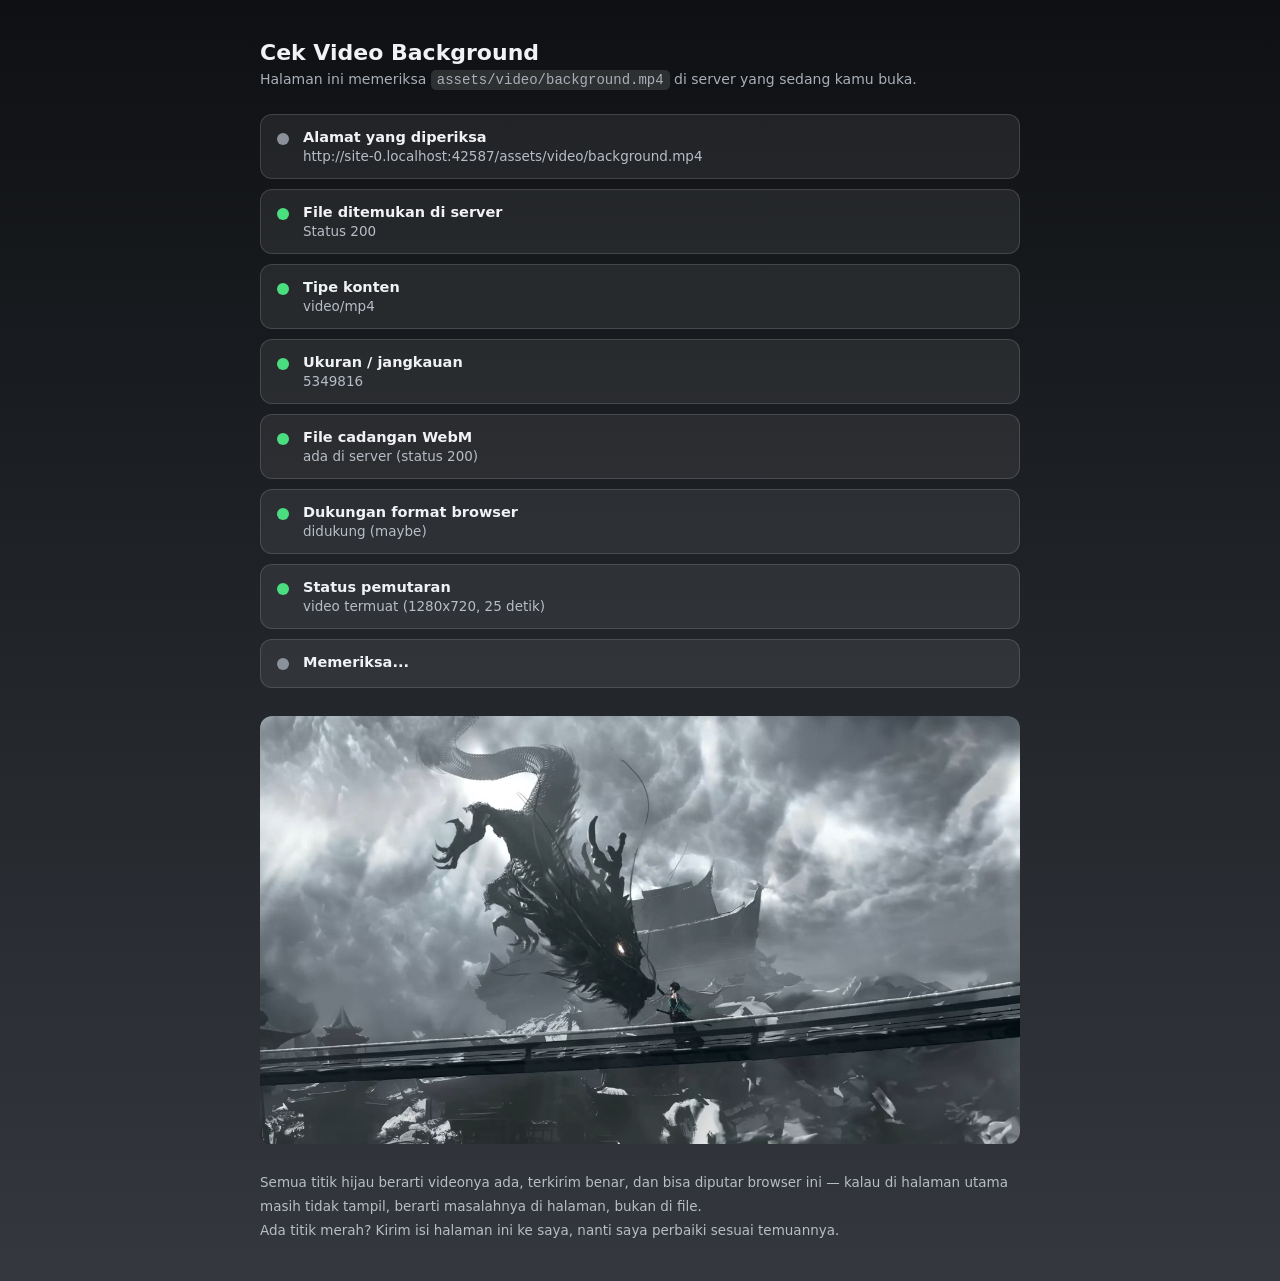
<file: cek-video.html>
<!DOCTYPE html>
<html lang="id">
<head>
<meta charset="UTF-8" />
<meta name="viewport" content="width=device-width, initial-scale=1.0" />
<title>Cek Video Background</title>
<style>
  * { box-sizing: border-box; margin: 0; padding: 0; }
  body {
    font-family: "Segoe UI", system-ui, -apple-system, Arial, sans-serif;
    background: linear-gradient(180deg, #0e1013, #34383e);
    color: #f0f2f5;
    min-height: 100vh;
    padding: 40px 20px;
  }
  .wrap { max-width: 760px; margin: 0 auto; }
  h1 { font-size: 22px; margin-bottom: 6px; }
  .sub { color: #a9afb8; font-size: 14px; margin-bottom: 26px; }
  .row {
    display: flex; gap: 14px; align-items: flex-start;
    padding: 14px 16px; margin-bottom: 10px;
    background: rgba(255,255,255,.07);
    border: 1px solid rgba(255,255,255,.14);
    border-radius: 12px;
  }
  .row > div { flex: 1 1 auto; min-width: 0; }
  .dot { width: 12px; height: 12px; border-radius: 50%; background: #8b919a; flex: none; margin-top: 4px; }
  .ok .dot { background: #4ade80; }
  .bad .dot { background: #f87171; }
  .row b { display: block; font-size: 14.5px; margin-bottom: 3px; }
  .row .txt { display: block; font-size: 13.5px; color: #b7bdc6; word-break: break-all; }
  video { width: 100%; border-radius: 12px; margin-top: 18px; background: #000; }
  .hint { margin-top: 22px; font-size: 13.5px; line-height: 1.8; color: #b7bdc6; }
  code { background: rgba(255,255,255,.12); padding: 2px 6px; border-radius: 5px; }
</style>
</head>
<body>
  <div class="wrap">
    <h1>Cek Video Background</h1>
    <p class="sub">Halaman ini memeriksa <code>assets/video/background.mp4</code> di server yang sedang kamu buka.</p>

    <div id="hasil"></div>

    <video id="uji" muted loop playsinline controls preload="auto">
      <source src="assets/video/background.mp4" type="video/mp4" />
      <source src="assets/video/background.webm" type="video/webm" />
    </video>

    <p class="hint">
      Semua titik hijau berarti videonya ada, terkirim benar, dan bisa diputar browser ini —
      kalau di halaman utama masih tidak tampil, berarti masalahnya di halaman, bukan di file.<br />
      Ada titik merah? Kirim isi halaman ini ke saya, nanti saya perbaiki sesuai temuannya.
    </p>
  </div>

<script>
(function () {
  var box = document.getElementById("hasil");
  var vid = document.getElementById("uji");
  var url = "assets/video/background.mp4";
  var urlWebm = "assets/video/background.webm";

  function tulis(id, judul, isi, status) {
    var el = document.getElementById(id);
    if (!el) {
      el = document.createElement("div");
      el.id = id;
      el.className = "row";
      el.innerHTML = '<span class="dot"></span><div><b></b><span class="txt"></span></div>';
      box.appendChild(el);
    }
    el.className = "row" + (status ? " " + status : "");
    el.querySelector("b").textContent = judul;
    el.querySelector(".txt").textContent = isi;
  }

  // siapkan barisnya lebih dulu supaya urutannya rapi
  ["r0","r1","r2","r3","rw","r4","r5","r6"].forEach(function (id) { tulis(id, "Memeriksa...", "", ""); });

  tulis("r0", "Alamat yang diperiksa", new URL(url, location.href).href, "");

  // 1. Apakah file ada di server?
  fetch(url, { method: "GET", headers: { Range: "bytes=0-1023" } })
    .then(function (res) {
      var tipe = res.headers.get("content-type") || "(tidak disebutkan)";
      var panjang = res.headers.get("content-range") || res.headers.get("content-length") || "(tidak disebutkan)";
      if (res.status === 200 || res.status === 206) {
        tulis("r1", "File ditemukan di server", "Status " + res.status, "ok");
        tulis("r2", "Tipe konten", tipe, tipe.indexOf("video") === 0 ? "ok" : "bad");
        tulis("r3", "Ukuran / jangkauan", String(panjang), "ok");
      } else {
        tulis("r1", "File TIDAK ditemukan", "Status " + res.status +
          " — deployment di server ini belum berisi file videonya.", "bad");
      }
    })
    .catch(function (e) {
      tulis("r1", "Gagal menghubungi file", String(e), "bad");
    });

  // 1b. Versi cadangan WebM
  fetch(urlWebm, { method: "GET", headers: { Range: "bytes=0-1023" } })
    .then(function (res) {
      if (res.status === 200 || res.status === 206) {
        tulis("rw", "File cadangan WebM", "ada di server (status " + res.status + ")", "ok");
      } else {
        tulis("rw", "File cadangan WebM", "tidak ada (status " + res.status +
          ") — belum ikut ter-deploy", "bad");
      }
    })
    .catch(function (e) { tulis("rw", "File cadangan WebM", String(e), "bad"); });

  // 2. Apakah browser mendukung formatnya?
  var dukung = vid.canPlayType('video/mp4; codecs="avc1.42E01E, mp4a.40.2"') ||
               vid.canPlayType("video/mp4");
  tulis("r4", "Dukungan format browser", dukung ? "didukung (" + dukung + ")" : "TIDAK didukung browser ini",
        dukung ? "ok" : "bad");

  // 3. Apakah benar-benar bisa diputar?
  tulis("r5", "Status pemutaran", "menunggu...", "");
  vid.addEventListener("error", function () {
    tulis("r5", "Status pemutaran", "gagal memuat video", "bad");
  }, true);
  vid.addEventListener("loadeddata", function () {
    tulis("r5", "Status pemutaran", "video termuat (" + vid.videoWidth + "x" + vid.videoHeight +
      ", " + Math.round(vid.duration) + " detik)", "ok");
    var p = vid.play();
    if (p && p.catch) p.catch(function () {});
  });

  // 4. Apakah gambarnya benar-benar berjalan?
  var awal = 0, dicek = false;
  setTimeout(function () { awal = vid.currentTime; }, 1500);
  setTimeout(function () {
    if (dicek) return;
    dicek = true;
    var jalan = vid.currentTime > awal;
    tulis("r6", "Gambar berjalan otomatis", jalan
      ? "ya, waktu berjalan sampai " + vid.currentTime.toFixed(1) + " detik"
      : "belum berjalan — coba tekan tombol play di bawah; kalau baru jalan setelah ditekan, "
        + "berarti browser memblokir autoplay", jalan ? "ok" : "bad");
  }, 4500);
})();
</script>
</body>
</html>
</file>
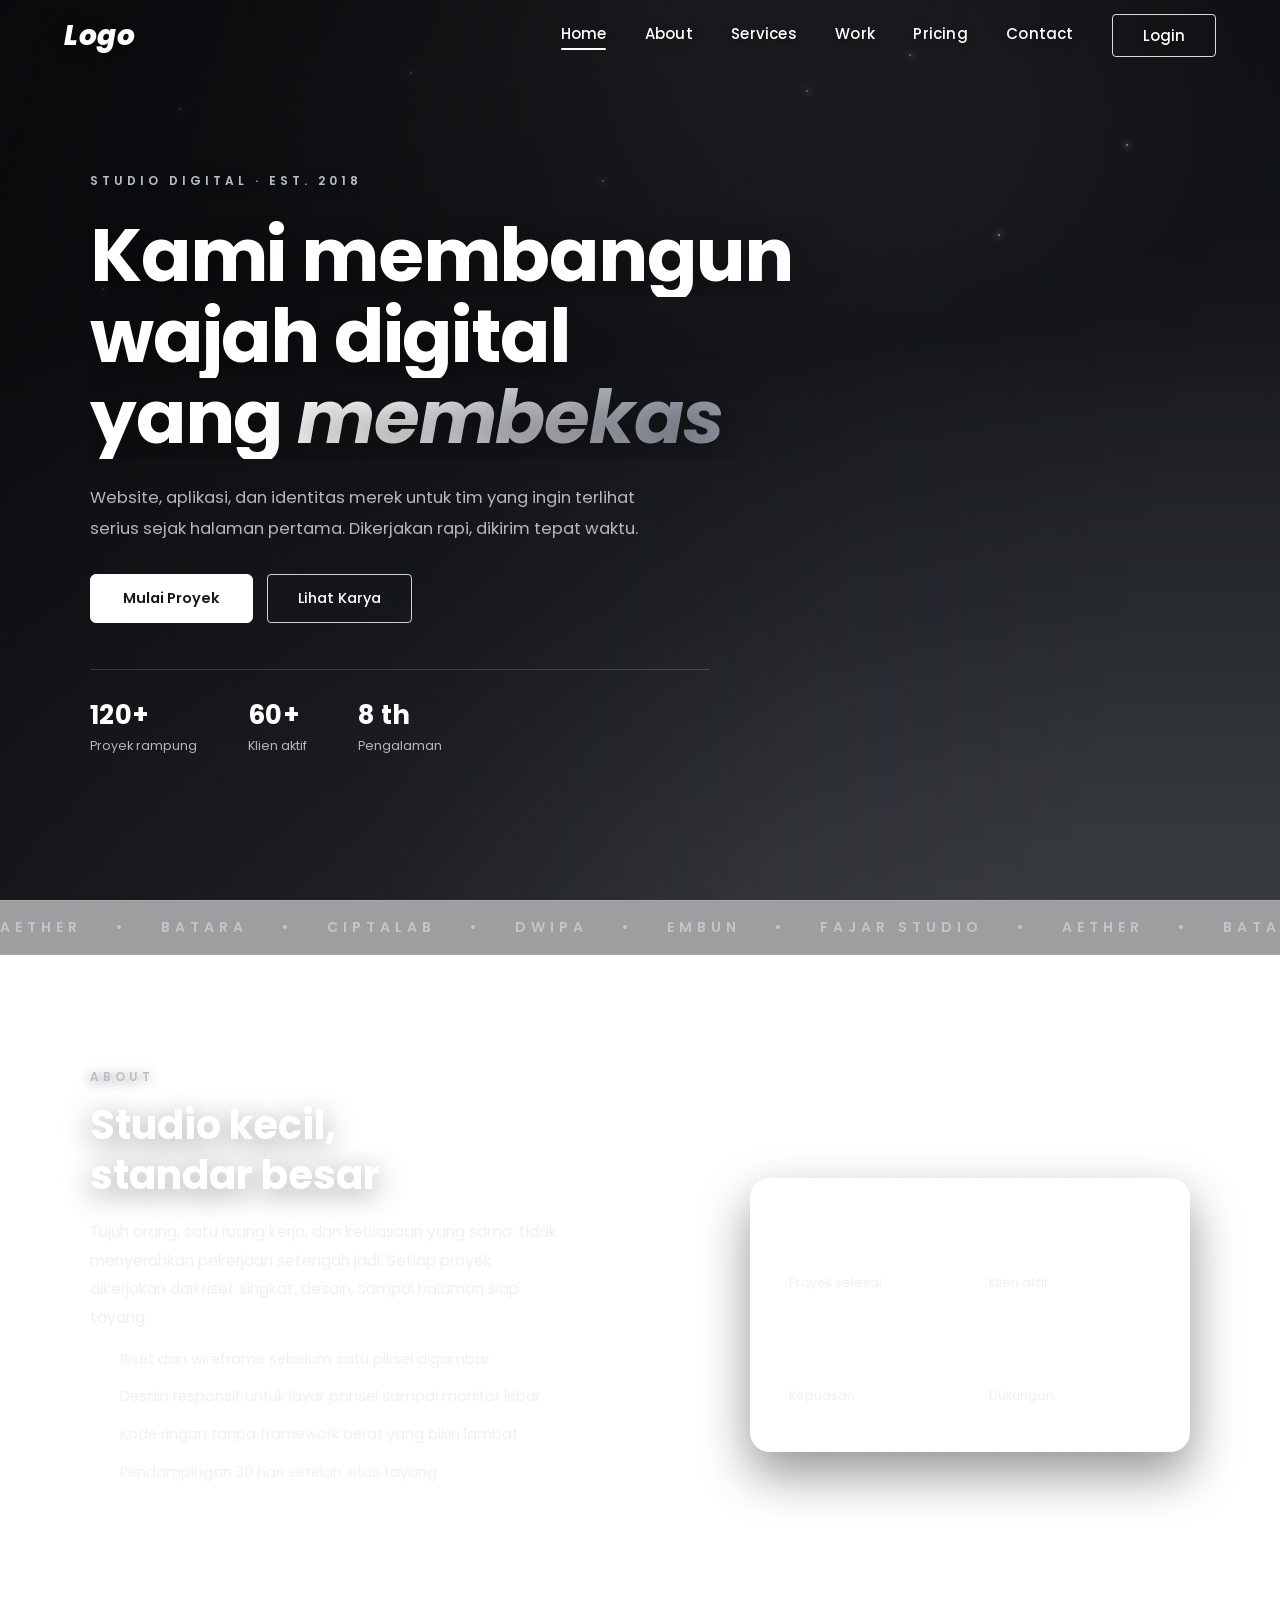
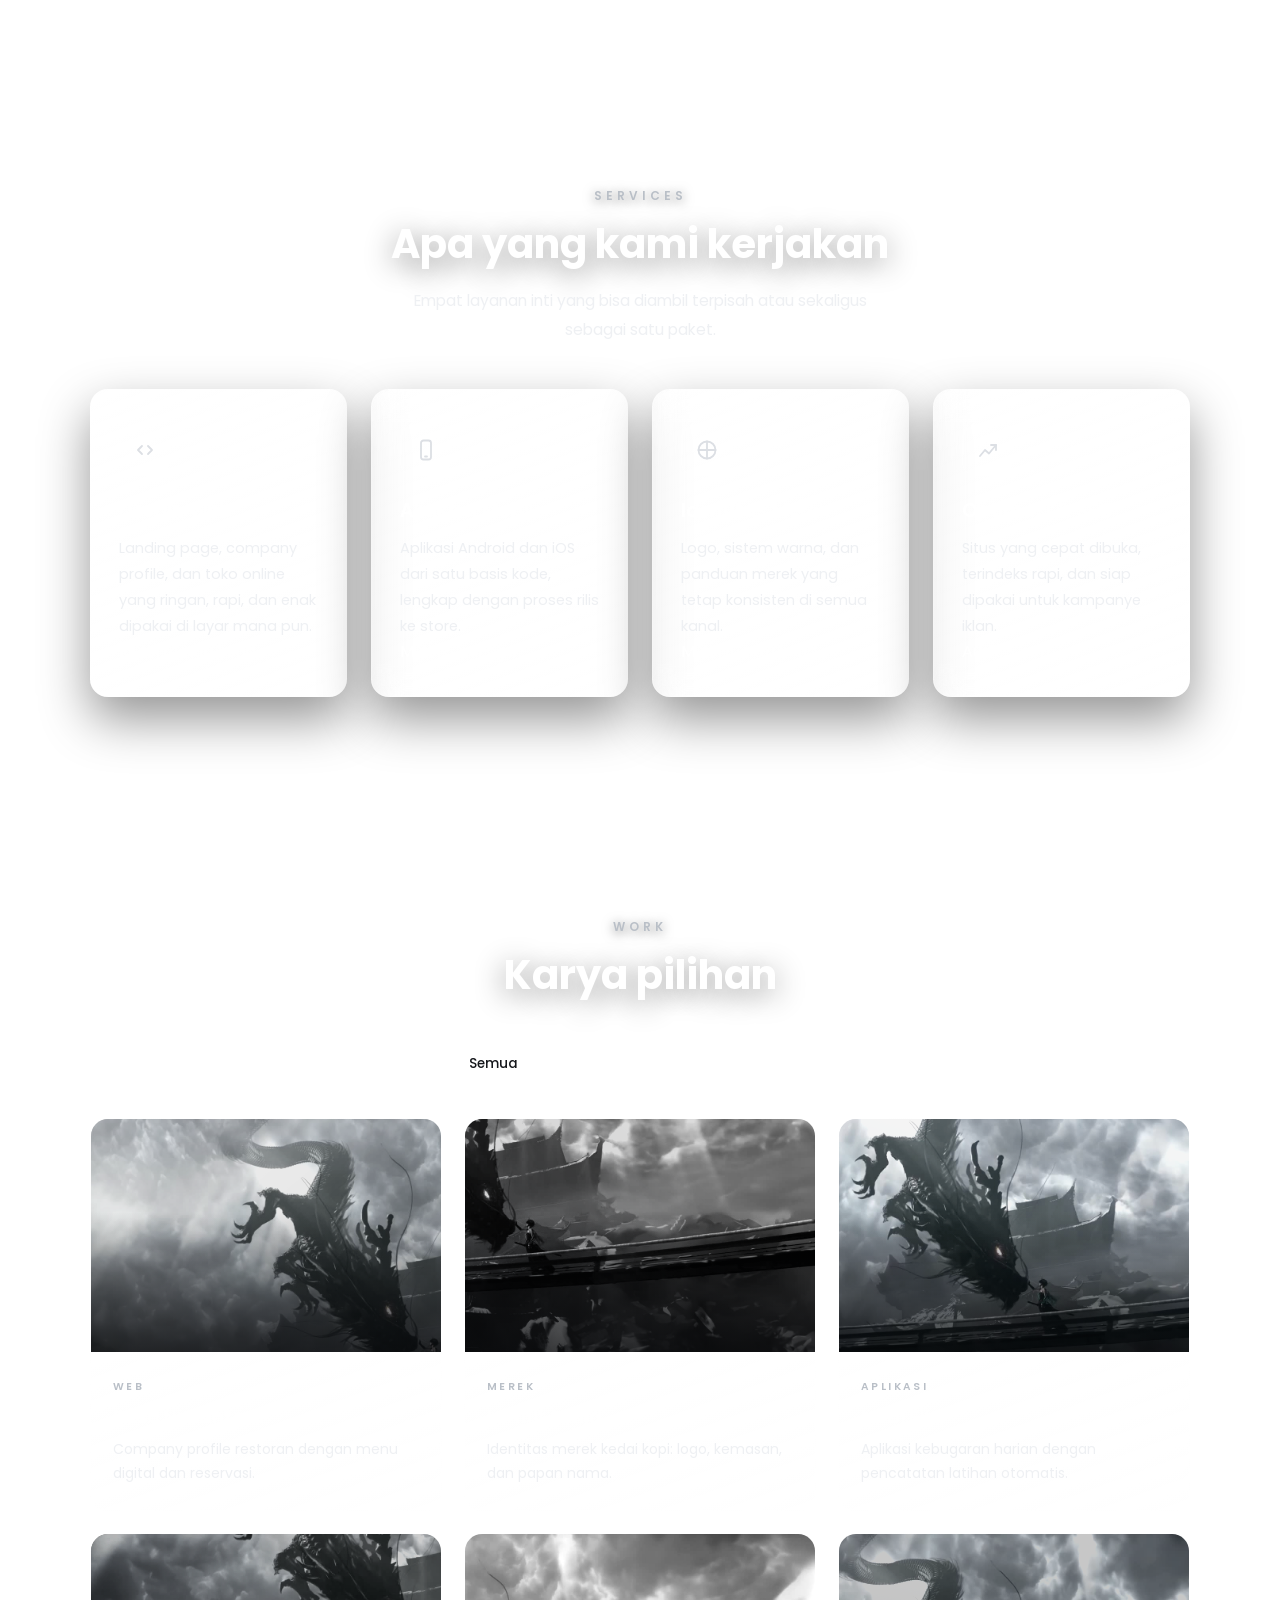
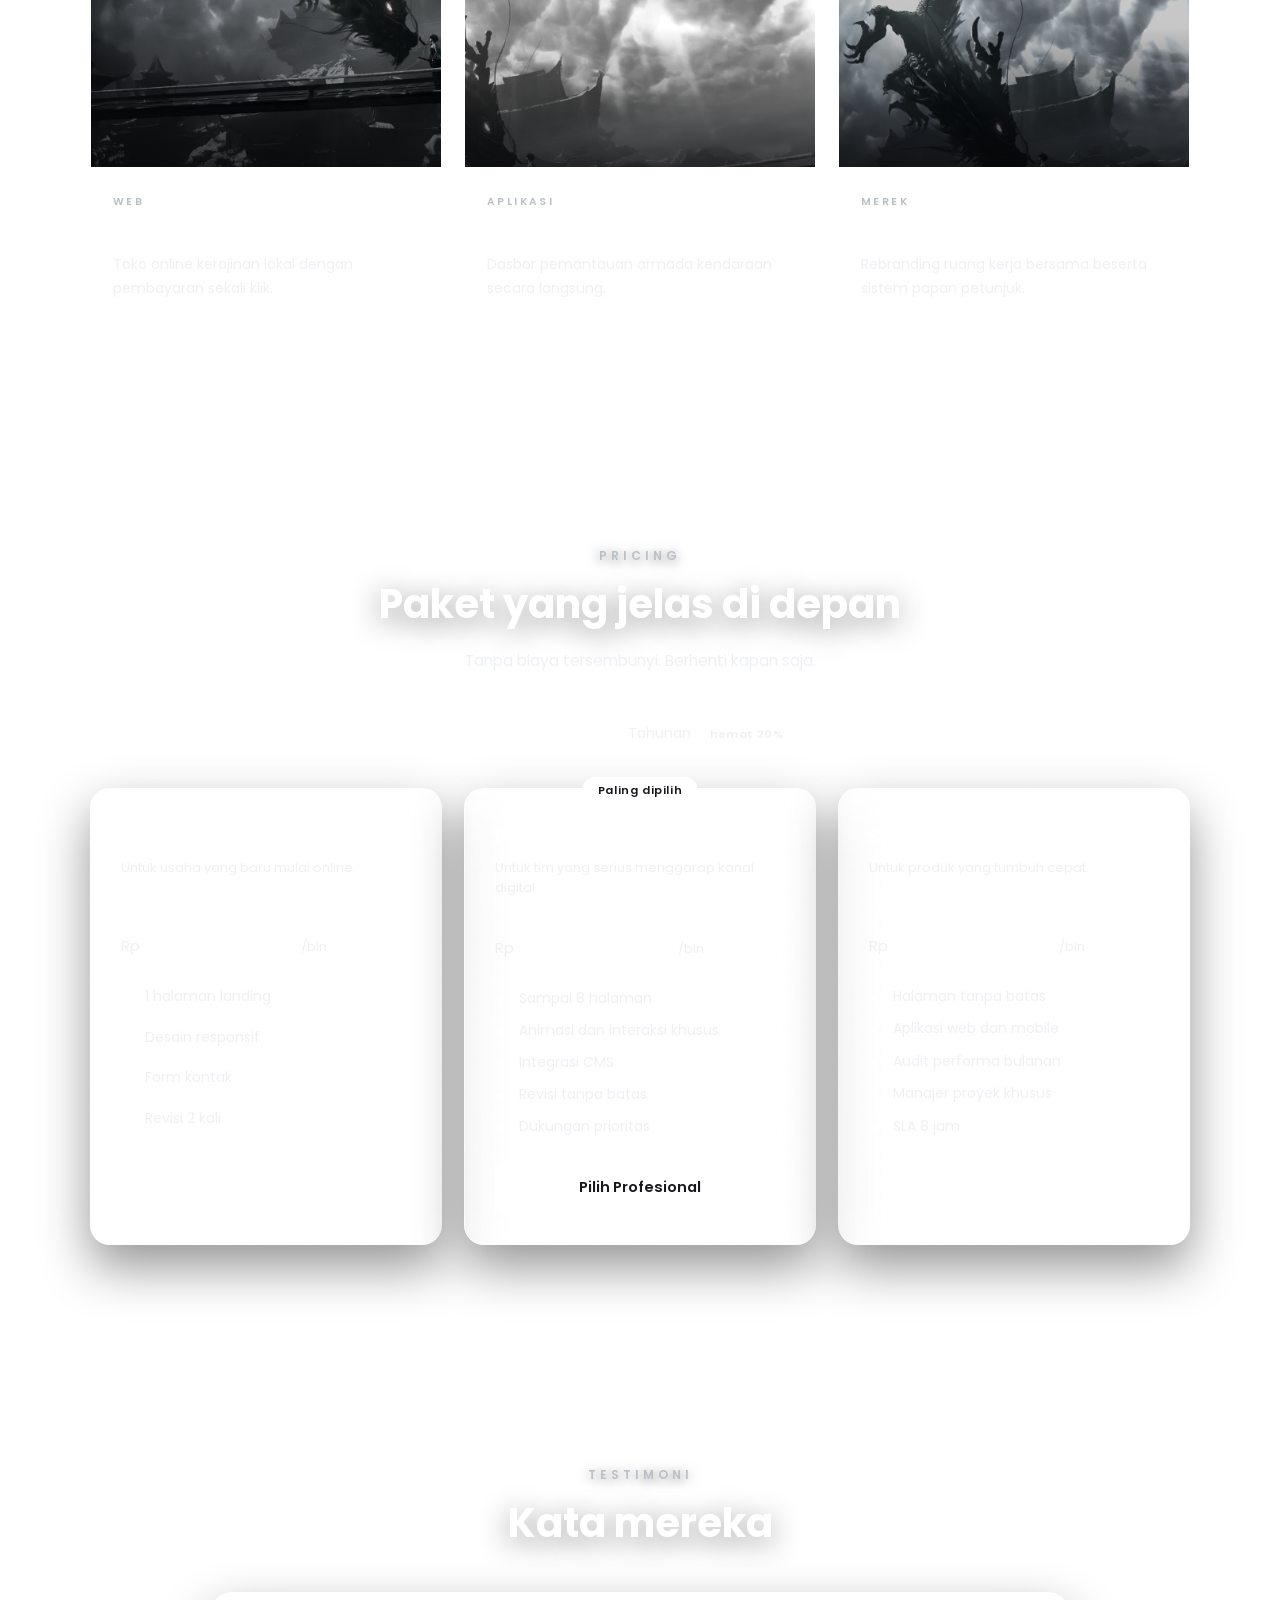
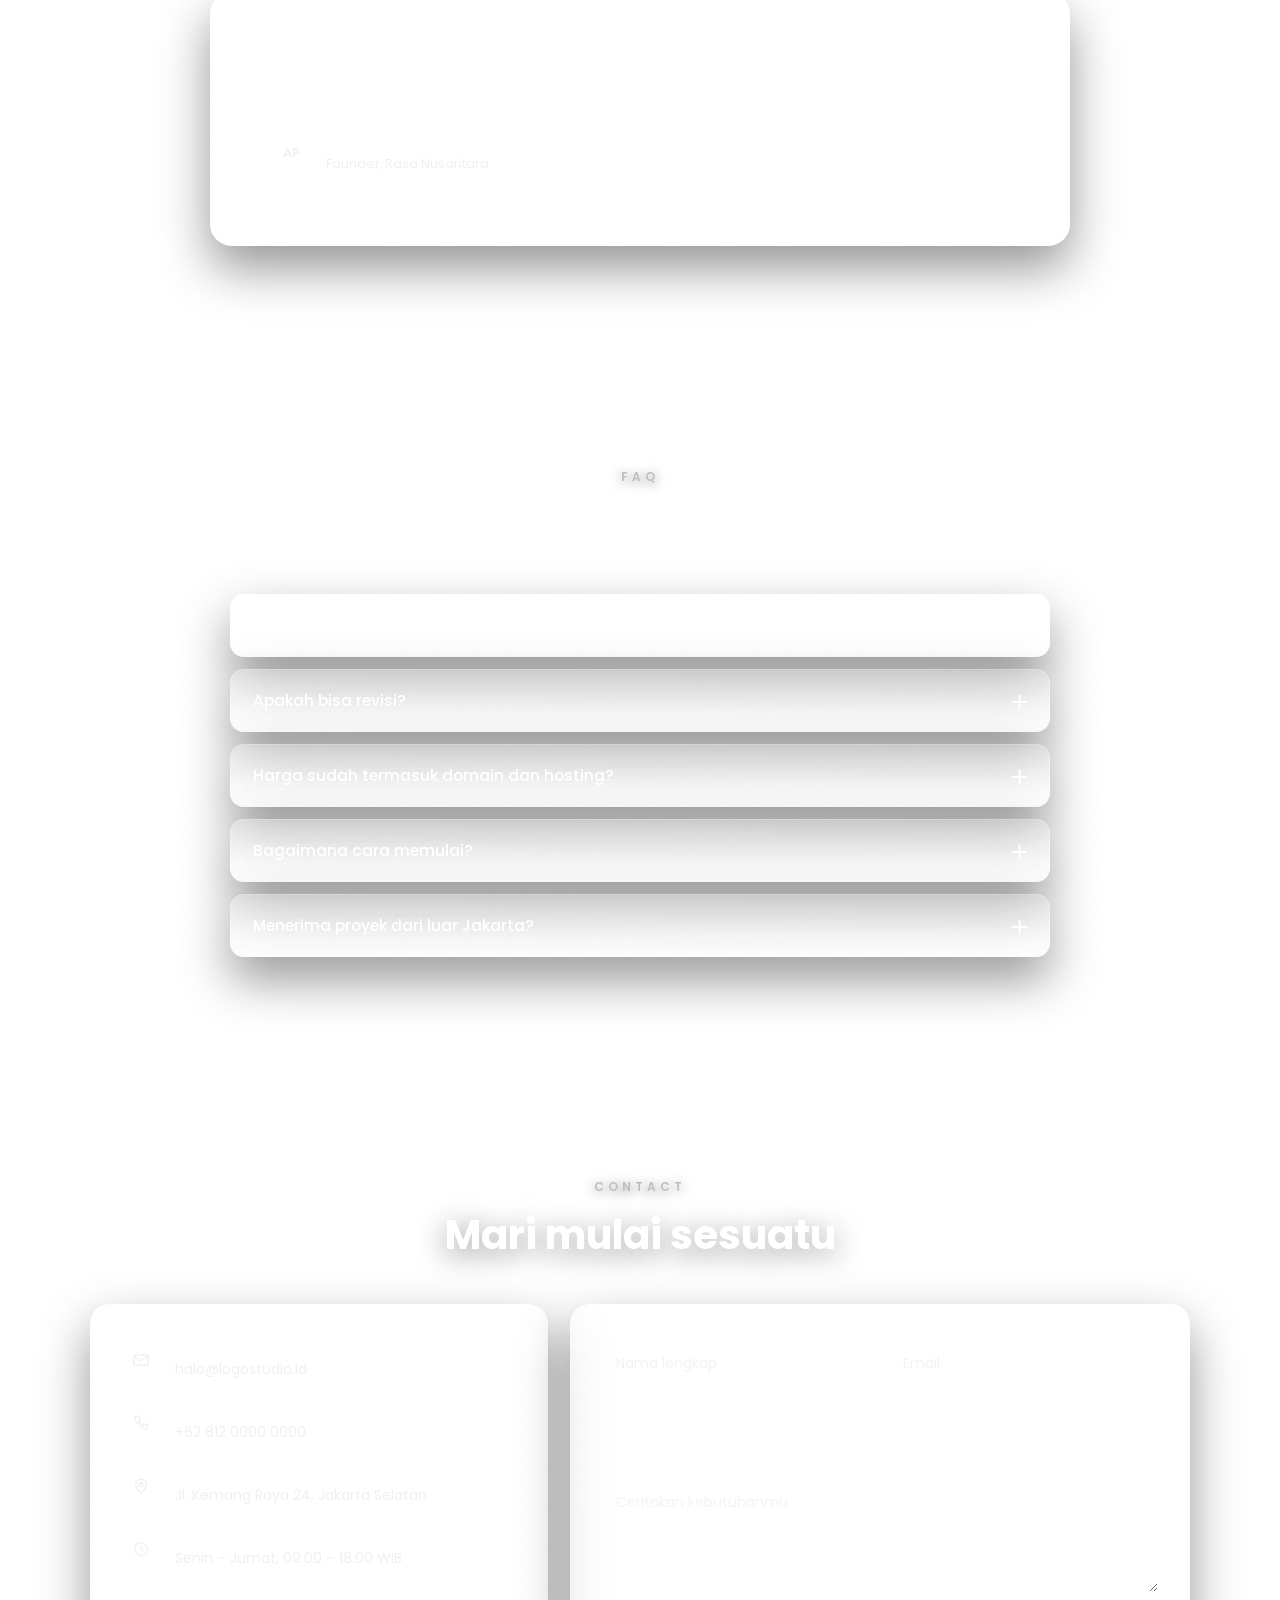
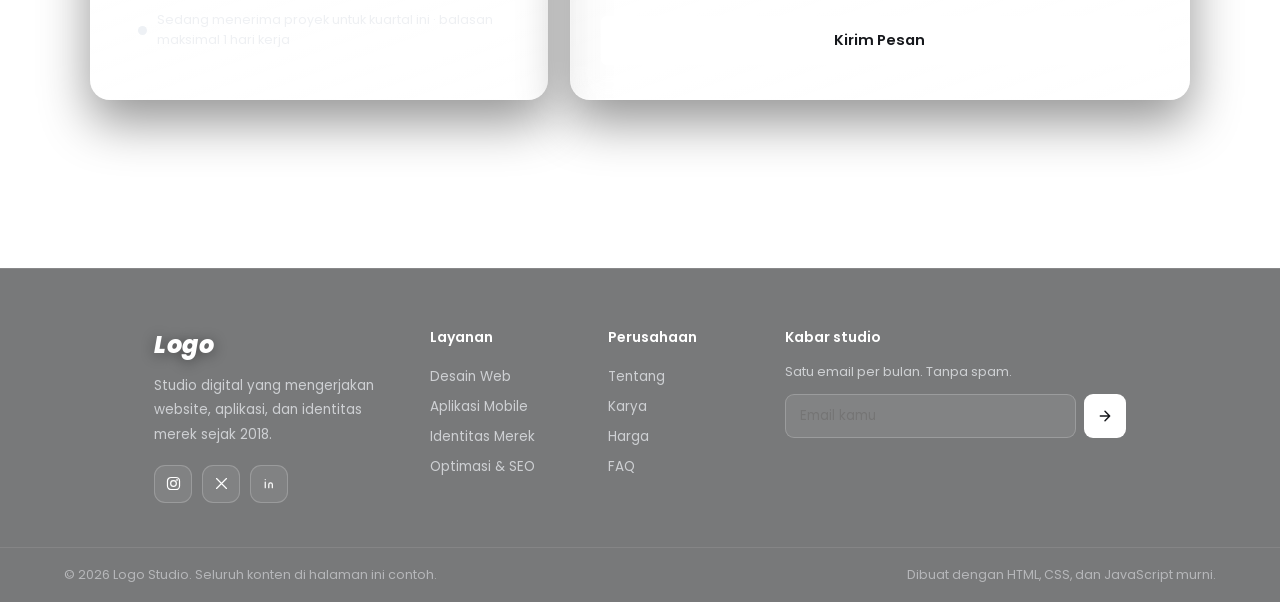
<file: dashboard.html>
<!DOCTYPE html>
<html lang="id">
<head>
<meta charset="UTF-8" />
<meta name="viewport" content="width=device-width, initial-scale=1.0" />
<meta name="theme-color" content="#16181c" />
<title>Dashboard — Logo Studio</title>
<meta name="description" content="Dashboard studio: ringkasan pendapatan, proyek, klien, dan tagihan." />

<link rel="preconnect" href="https://fonts.googleapis.com" />
<link rel="preconnect" href="https://fonts.gstatic.com" crossorigin />
<link href="https://fonts.googleapis.com/css2?family=Poppins:wght@400;500;600;700;800&display=swap" rel="stylesheet" />

<link rel="stylesheet" href="assets/css/dashboard.css" />
<link rel="icon" href="assets/img/favicon.svg" type="image/svg+xml" />
</head>
<body>

  <div class="dash-bg" aria-hidden="true">
    <video id="bgVideo" class="dash-video" autoplay muted loop playsinline preload="auto">
      <source src="assets/video/background.mp4" type="video/mp4" />
      <source src="assets/video/background.webm" type="video/webm" />
    </video>
    <div class="dash-shade"></div>
  </div>

  <!-- ===== SIDEBAR ===== -->
  <aside class="side" id="side">
    <a href="index.html" class="side-brand">Logo</a>

    <nav class="side-nav">
      <button type="button" class="side-link is-on" data-go="ringkasan">
        <svg viewBox="0 0 24 24" width="18" height="18" fill="none" stroke="currentColor" stroke-width="1.8" stroke-linecap="round" stroke-linejoin="round"><rect x="3.5" y="3.5" width="7" height="7" rx="2"/><rect x="13.5" y="3.5" width="7" height="7" rx="2"/><rect x="3.5" y="13.5" width="7" height="7" rx="2"/><rect x="13.5" y="13.5" width="7" height="7" rx="2"/></svg>
        <span>Ringkasan</span>
      </button>
      <button type="button" class="side-link" data-go="proyek">
        <svg viewBox="0 0 24 24" width="18" height="18" fill="none" stroke="currentColor" stroke-width="1.8" stroke-linecap="round" stroke-linejoin="round"><path d="M3.5 7.5a2 2 0 012-2H10l2 2.5h6.5a2 2 0 012 2v8a2 2 0 01-2 2h-13a2 2 0 01-2-2z"/></svg>
        <span>Proyek</span>
        <em class="pill" id="jumlahProyek">0</em>
      </button>
      <button type="button" class="side-link" data-go="klien">
        <svg viewBox="0 0 24 24" width="18" height="18" fill="none" stroke="currentColor" stroke-width="1.8" stroke-linecap="round" stroke-linejoin="round"><circle cx="9" cy="8.5" r="3.4"/><path d="M3 19c1.2-3 3.4-4.5 6-4.5S13.8 16 15 19"/><path d="M16 5.6a3.4 3.4 0 010 6.3M18 19c-.4-1.6-1-2.9-1.8-3.9"/></svg>
        <span>Klien</span>
      </button>
      <button type="button" class="side-link" data-go="tagihan">
        <svg viewBox="0 0 24 24" width="18" height="18" fill="none" stroke="currentColor" stroke-width="1.8" stroke-linecap="round" stroke-linejoin="round"><path d="M6 3.5h12v17l-3-2-3 2-3-2-3 2z"/><path d="M9 8.5h6M9 12.5h6"/></svg>
        <span>Tagihan</span>
      </button>
      <button type="button" class="side-link" data-go="pengaturan">
        <svg viewBox="0 0 24 24" width="18" height="18" fill="none" stroke="currentColor" stroke-width="1.8" stroke-linecap="round" stroke-linejoin="round"><circle cx="12" cy="12" r="3.2"/><path d="M12 2.8v2.6M12 18.6v2.6M4.5 12H2M22 12h-2.5M6.3 6.3L4.6 4.6M19.4 19.4l-1.7-1.7M17.7 6.3l1.7-1.7M4.6 19.4l1.7-1.7"/></svg>
        <span>Pengaturan</span>
      </button>
    </nav>

    <div class="side-foot">
      <div class="side-card">
        <strong>Paket Profesional</strong>
        <span>Perpanjang 12 Okt 2026</span>
        <div class="bar"><i style="width:68%"></i></div>
        <span class="tiny">68% kuota proyek terpakai</span>
      </div>
      <button type="button" class="side-out" id="keluarSide">
        <svg viewBox="0 0 24 24" width="17" height="17" fill="none" stroke="currentColor" stroke-width="1.8" stroke-linecap="round" stroke-linejoin="round"><path d="M14 8V6a2 2 0 00-2-2H6a2 2 0 00-2 2v12a2 2 0 002 2h6a2 2 0 002-2v-2"/><path d="M10 12h10m0 0l-3-3m3 3l-3 3"/></svg>
        Keluar
      </button>
    </div>
  </aside>

  <div class="side-veil" id="sideVeil"></div>

  <!-- ===== MAIN ===== -->
  <div class="main">
    <header class="topbar">
      <button class="burger" id="burger" aria-label="Buka menu"><span></span><span></span><span></span></button>

      <div class="top-title">
        <h1 id="judulHalaman">Ringkasan</h1>
        <p id="subJudul">Selamat datang kembali</p>
      </div>

      <div class="top-search">
        <svg viewBox="0 0 24 24" width="16" height="16" fill="none" stroke="currentColor" stroke-width="1.9" stroke-linecap="round"><circle cx="11" cy="11" r="6.5"/><path d="M16 16l4 4"/></svg>
        <input type="search" id="cariGlobal" placeholder="Cari proyek atau klien..." aria-label="Cari" />
      </div>

      <div class="top-act">
        <div class="drop">
          <button class="ikon" id="tombolNotif" aria-label="Notifikasi">
            <svg viewBox="0 0 24 24" width="18" height="18" fill="none" stroke="currentColor" stroke-width="1.8" stroke-linecap="round" stroke-linejoin="round"><path d="M18 16V11a6 6 0 10-12 0v5l-1.5 2.5h15z"/><path d="M10 20.5a2 2 0 004 0"/></svg>
            <em class="dot-notif" id="titikNotif"></em>
          </button>
          <div class="drop-panel" id="panelNotif" hidden>
            <div class="drop-head">Notifikasi <button type="button" id="bacaSemua">Tandai dibaca</button></div>
            <ul id="daftarNotif"></ul>
          </div>
        </div>

        <div class="drop">
          <button class="user-chip" id="tombolUser">
            <span class="ava" id="avaUser">?</span>
            <span class="user-teks"><b id="namaUser">Pengguna</b><i id="peranUser">Anggota</i></span>
            <svg viewBox="0 0 24 24" width="14" height="14" fill="none" stroke="currentColor" stroke-width="2" stroke-linecap="round" stroke-linejoin="round"><path d="M6 9l6 6 6-6"/></svg>
          </button>
          <div class="drop-panel right" id="panelUser" hidden>
            <div class="user-info"><b id="namaUser2">Pengguna</b><span id="emailUser">-</span></div>
            <button type="button" data-go="pengaturan">Pengaturan akun</button>
            <a href="index.html">Lihat situs</a>
            <button type="button" id="keluarMenu" class="danger">Keluar</button>
          </div>
        </div>
      </div>
    </header>

    <main class="panels">

      <!-- ====== RINGKASAN ====== -->
      <section class="panel is-on" data-panel="ringkasan">
        <div class="stat-row" id="kartuStat"></div>

        <div class="grid-2">
          <article class="box">
            <div class="box-head">
              <div>
                <h2>Pendapatan 12 bulan terakhir</h2>
                <p>Dalam juta rupiah, sudah termasuk proyek berjalan</p>
              </div>
              <div class="seg" role="tablist">
                <button type="button" class="is-on" data-tampil="grafik">Grafik</button>
                <button type="button" data-tampil="tabel">Tabel</button>
              </div>
            </div>
            <div class="chart-area" id="areaGrafik"></div>
            <div class="chart-table" id="areaTabel" hidden></div>
          </article>

          <article class="box">
            <div class="box-head"><div><h2>Proyek per kategori</h2><p>Bagian dari total 48 proyek tahun ini</p></div></div>
            <div id="barKategori" class="bars"></div>
          </article>
        </div>

        <div class="grid-2">
          <article class="box">
            <div class="box-head"><div><h2>Aktivitas terbaru</h2><p>Dari tim dan klien</p></div></div>
            <ul class="feed" id="feedAktivitas"></ul>
          </article>

          <article class="box">
            <div class="box-head"><div><h2>Tugas hari ini</h2><p id="ringkasTugas">0 dari 0 selesai</p></div></div>
            <ul class="tasks" id="daftarTugas"></ul>
            <form class="task-add" id="formTugas">
              <input type="text" id="tugasBaru" placeholder="Tambah tugas baru..." aria-label="Tugas baru" />
              <button type="submit" aria-label="Tambah">+</button>
            </form>
          </article>
        </div>
      </section>

      <!-- ====== PROYEK ====== -->
      <section class="panel" data-panel="proyek">
        <div class="tool-row">
          <div class="chips" id="chipStatus">
            <button type="button" class="chip is-on" data-status="semua">Semua</button>
            <button type="button" class="chip" data-status="Berjalan">Berjalan</button>
            <button type="button" class="chip" data-status="Ditinjau">Ditinjau</button>
            <button type="button" class="chip" data-status="Selesai">Selesai</button>
          </div>
          <div class="tool-right">
            <input type="search" id="cariProyek" placeholder="Cari nama proyek atau klien" aria-label="Cari proyek" />
            <button type="button" class="btn-put" id="bukaTambah">+ Tambah Proyek</button>
          </div>
        </div>

        <div class="box tabel-box">
          <table class="tabel" id="tabelProyek">
            <thead>
              <tr>
                <th data-urut="nama">Proyek</th>
                <th data-urut="klien">Klien</th>
                <th data-urut="kategori">Kategori</th>
                <th data-urut="tenggat">Tenggat</th>
                <th data-urut="progres">Progres</th>
                <th data-urut="status">Status</th>
                <th></th>
              </tr>
            </thead>
            <tbody id="isiProyek"></tbody>
          </table>
          <p class="kosong" id="kosongProyek" hidden>Tidak ada proyek yang cocok dengan pencarianmu.</p>
        </div>
      </section>

      <!-- ====== KLIEN ====== -->
      <section class="panel" data-panel="klien">
        <div class="klien-grid" id="gridKlien"></div>
      </section>

      <!-- ====== TAGIHAN ====== -->
      <section class="panel" data-panel="tagihan">
        <div class="stat-row" id="kartuTagihan"></div>
        <div class="box tabel-box">
          <table class="tabel">
            <thead>
              <tr><th>Nomor</th><th>Klien</th><th>Terbit</th><th>Jatuh tempo</th><th>Nilai</th><th>Status</th><th></th></tr>
            </thead>
            <tbody id="isiTagihan"></tbody>
          </table>
        </div>
      </section>

      <!-- ====== PENGATURAN ====== -->
      <section class="panel" data-panel="pengaturan">
        <div class="grid-2">
          <article class="box">
            <div class="box-head"><div><h2>Profil</h2><p>Nama yang tampil di dashboard</p></div></div>
            <form id="formProfil" class="form-set">
              <label>Nama lengkap<input type="text" id="setNama" /></label>
              <label>Email<input type="email" id="setEmail" disabled /></label>
              <label>Password baru<input type="password" id="setSandi" placeholder="Kosongkan bila tidak diubah" /></label>
              <p class="set-msg" id="msgProfil"></p>
              <button type="submit" class="btn-put">Simpan perubahan</button>
            </form>
          </article>

          <article class="box">
            <div class="box-head"><div><h2>Preferensi</h2><p>Tersimpan di browser ini</p></div></div>
            <ul class="switches" id="daftarSwitch"></ul>

            <div class="box-head" style="margin-top:26px"><div><h2>Akun</h2><p>Keluar dari sesi ini</p></div></div>
            <button type="button" class="btn-danger" id="keluarSet">Keluar dari akun</button>
          </article>
        </div>
      </section>

    </main>
  </div>

  <!-- ===== MODAL TAMBAH PROYEK ===== -->
  <div class="modal" id="modalProyek" hidden>
    <div class="modal-kotak">
      <button type="button" class="modal-tutup" id="tutupTambah" aria-label="Tutup">&times;</button>
      <h2>Tambah proyek</h2>
      <form id="formProyek">
        <label>Nama proyek<input type="text" id="pNama" required /></label>
        <label>Klien<input type="text" id="pKlien" required /></label>
        <div class="dua">
          <label>Kategori
            <select id="pKategori"><option>Web</option><option>Aplikasi</option><option>Merek</option><option>SEO</option></select>
          </label>
          <label>Tenggat<input type="date" id="pTenggat" required /></label>
        </div>
        <div class="dua">
          <label>Progres (%)<input type="number" id="pProgres" min="0" max="100" value="10" /></label>
          <label>Status
            <select id="pStatus"><option>Berjalan</option><option>Ditinjau</option><option>Selesai</option></select>
          </label>
        </div>
        <p class="set-msg" id="msgProyek"></p>
        <button type="submit" class="btn-put wide">Simpan proyek</button>
      </form>
    </div>
  </div>

  <div class="toasts" id="toasts" aria-live="polite"></div>

  <script src="assets/js/auth.js"></script>
  <script src="assets/js/dashboard.js"></script>
</body>
</html>
</file>
<file: assets/css/style.css>
/* =========================================================
   Logo — Landing + Login  |  style.css
   ========================================================= */

:root {
  --nav-h: 72px;
  --card-w: 380px;
  --ink: #1b1e23;
  --ink-soft: #262a30;
  --line: rgba(30, 33, 38, .5);
  --white: #ffffff;
  --muted: rgba(233, 235, 239, .76);

  /* kurva easing untuk semua animasi */
  --ease-out: cubic-bezier(.16, 1, .3, 1);
  --ease-soft: cubic-bezier(.22, .61, .36, 1);
  --ease-back: cubic-bezier(.34, 1.4, .64, 1);
}

* { margin: 0; padding: 0; box-sizing: border-box; }

html {
  scroll-behavior: smooth;          /* dimatikan otomatis saat mesin smooth-scroll JS aktif */
  scroll-padding-top: var(--nav-h);
}

body {
  font-family: "Poppins", "Segoe UI", system-ui, -apple-system, Arial, sans-serif;
  min-height: 100vh;
  overflow-x: hidden;
  color: var(--white);
  background:
    radial-gradient(1200px 600px at 50% 0%, rgba(210, 214, 220, .22), transparent 60%),
    linear-gradient(180deg, #0e1013 0%, #1b1e22 38%, #34383e 68%, #5a5f66 100%);
  background-attachment: fixed;
  -webkit-font-smoothing: antialiased;
}

body.no-scroll { overflow: hidden; }

/* ================= PROGRESS BAR ================= */
.scroll-progress {
  position: fixed;
  top: 0; left: 0; right: 0;
  height: 3px;
  z-index: 60;
  pointer-events: none;
}
.scroll-progress span {
  display: block;
  height: 100%;
  width: 100%;
  transform: scaleX(0);
  transform-origin: left center;
  background: linear-gradient(90deg, #8f959e, #ffffff);
  box-shadow: 0 0 14px rgba(200, 204, 210, .75);
}

/* ================= VIDEO BACKGROUND ================= */
.bg-wrapper { position: fixed; inset: 0; z-index: -2; overflow: hidden; }

.bg-video {
  position: absolute;
  inset: 0;
  width: 100%;
  height: 100%;
  object-fit: cover;
  display: block;
  /* baru ditampilkan begitu gambarnya benar-benar berjalan, supaya tidak pernah
     terlihat sebagai layar hitam saat browser menahan autoplay */
  opacity: 0;
  transform: scale(1.14);
  transition: opacity 1.1s var(--ease-soft), transform 1.6s var(--ease-out);
}
.bg-video.is-playing { opacity: 1; transform: scale(1.06); }

.play-hint {
  position: fixed;
  left: 22px;
  bottom: 22px;
  z-index: 46;
  display: inline-flex;
  align-items: center;
  gap: 8px;
  padding: 10px 18px;
  font-family: inherit;
  font-size: 13px;
  font-weight: 500;
  color: #fff;
  cursor: pointer;
  border-radius: 999px;
  border: 1px solid rgba(255, 255, 255, .3);
  background: rgba(20, 22, 26, .72);
  backdrop-filter: blur(10px);
  -webkit-backdrop-filter: blur(10px);
  animation: slideInUp .7s var(--ease-out) both;
  transition: background-color .3s ease, color .3s ease, transform .35s var(--ease-back);
}
.play-hint:hover { background: rgba(255, 255, 255, .95); color: #16181c; transform: translateY(-3px); }
.play-hint[hidden] { display: none; }

.bg-fallback {
  position: absolute;
  inset: 0;
  background:
    radial-gradient(1200px 600px at 50% 0%, rgba(210, 214, 220, .26), transparent 60%),
    linear-gradient(180deg, #0e1013 0%, #1b1e22 38%, #34383e 68%, #5a5f66 100%);
}

.star {
  position: absolute;
  width: 2px; height: 2px;
  background: #fff;
  border-radius: 50%;
  opacity: .85;
  box-shadow: 0 0 6px 1px rgba(255, 255, 255, .8);
  animation: twinkle 3.6s ease-in-out infinite;
}
.s1 { top: 12%; left: 14%; } .s2 { top: 8%;  left: 32%; animation-delay: .4s; }
.s3 { top: 20%; left: 47%; animation-delay: .9s; } .s4 { top: 10%; left: 63%; animation-delay: 1.4s; }
.s5 { top: 26%; left: 78%; animation-delay: .2s; } .s6 { top: 16%; left: 88%; animation-delay: 1.9s; }
.s7 { top: 32%; left: 8%;  animation-delay: 2.4s; } .s8 { top: 6%;  left: 71%; animation-delay: 1.1s; }
.s9 { top: 30%; left: 24%; animation-delay: 2.9s; }

@keyframes twinkle { 0%, 100% { opacity: .25; } 50% { opacity: 1; } }

.bg-overlay {
  position: absolute;
  inset: 0;
  background: linear-gradient(180deg, rgba(8, 9, 11, .48) 0%, rgba(8, 9, 11, .20) 45%, rgba(8, 9, 11, .42) 100%);
}

/* lapisan gelap yang menebal halus saat halaman di-scroll */
.bg-shade {
  position: absolute;
  inset: 0;
  background: #08090b;
  opacity: 0;
  will-change: opacity;
}

/* ================= NAVBAR ================= */
.navbar {
  position: fixed;
  top: 0; left: 0; right: 0;
  z-index: 50;
  height: var(--nav-h);
  padding: 0 clamp(20px, 5vw, 70px);
  display: flex;
  align-items: center;
  justify-content: space-between;
  gap: 24px;
  background: transparent;
  border-bottom: 1px solid transparent;
  transition: background-color .5s var(--ease-soft), backdrop-filter .5s var(--ease-soft),
              border-color .5s var(--ease-soft), height .4s var(--ease-soft);
}
.navbar.scrolled {
  height: 62px;
  background: rgba(16, 18, 21, .66);
  backdrop-filter: blur(14px) saturate(140%);
  -webkit-backdrop-filter: blur(14px) saturate(140%);
  border-bottom-color: rgba(255, 255, 255, .14);
}

.logo {
  font-size: 28px;
  font-weight: 800;
  font-style: italic;
  letter-spacing: .5px;
  color: var(--white);
  text-decoration: none;
  text-shadow: 0 2px 14px rgba(0, 0, 0, .45);
  animation: slideInLeft .9s var(--ease-out) both;
  transition: transform .4s var(--ease-back);
}
.logo:hover { transform: translateY(-2px) scale(1.04); }

.nav-menu { display: flex; align-items: center; gap: clamp(18px, 3vw, 44px); }
.nav-links { display: flex; align-items: center; gap: clamp(18px, 3vw, 44px); list-style: none; }

.nav-links li { animation: slideInDown .8s var(--ease-out) both; }
.nav-links li:nth-child(1) { animation-delay: .10s; }
.nav-links li:nth-child(2) { animation-delay: .18s; }
.nav-links li:nth-child(3) { animation-delay: .26s; }
.nav-links li:nth-child(4) { animation-delay: .34s; }

.nav-links a {
  position: relative;
  display: inline-block;
  color: var(--white);
  text-decoration: none;
  font-size: 15px;
  font-weight: 500;
  letter-spacing: .2px;
  text-shadow: 0 2px 10px rgba(0, 0, 0, .45);
  padding-bottom: 5px;
  transition: transform .35s var(--ease-out), opacity .35s ease;
}
.nav-links a::after {
  content: "";
  position: absolute;
  left: 0; bottom: 0;
  width: 100%;
  height: 2px;
  background: #fff;
  border-radius: 2px;
  transform: scaleX(0);
  transform-origin: right center;
  transition: transform .45s var(--ease-out);
}
.nav-links a:hover { transform: translateY(-2px); }
.nav-links a:hover::after,
.nav-links a.active::after { transform: scaleX(1); transform-origin: left center; }

.btn-login-nav {
  position: relative;
  overflow: hidden;
  font-family: inherit;
  font-size: 15px;
  font-weight: 500;
  color: var(--white);
  background: transparent;
  border: 1px solid rgba(255, 255, 255, .85);
  border-radius: 4px;
  padding: 9px 30px;
  cursor: pointer;
  text-shadow: 0 2px 10px rgba(0, 0, 0, .45);
  animation: slideInDown .8s var(--ease-out) .42s both;
  transition: color .35s ease, transform .35s var(--ease-back), box-shadow .35s ease;
}
.btn-login-nav::before {
  content: "";
  position: absolute;
  inset: 0;
  background: rgba(255, 255, 255, .95);
  transform: translateY(101%);
  transition: transform .45s var(--ease-out);
  z-index: -1;
}
.btn-login-nav:hover {
  color: #16181c;
  transform: translateY(-2px);
  box-shadow: 0 10px 24px rgba(0, 0, 0, .45);
  text-shadow: none;
}
.btn-login-nav:hover::before { transform: translateY(0); }
.btn-login-nav:active { transform: translateY(0) scale(.97); }

/* hamburger */
.nav-toggle {
  display: none;
  flex-direction: column;
  justify-content: center;
  gap: 5px;
  width: 42px;
  height: 38px;
  background: transparent;
  border: 0;
  cursor: pointer;
}
.nav-toggle span {
  display: block;
  height: 2px;
  width: 26px;
  background: #fff;
  border-radius: 2px;
  transition: transform .4s var(--ease-back), opacity .25s ease;
}
.nav-toggle.open span:nth-child(1) { transform: translateY(7px) rotate(45deg); }
.nav-toggle.open span:nth-child(2) { opacity: 0; transform: translateX(-12px); }
.nav-toggle.open span:nth-child(3) { transform: translateY(-7px) rotate(-45deg); }

@keyframes slideInLeft  { from { opacity: 0; transform: translateX(-40px); } to { opacity: 1; transform: none; } }
@keyframes slideInDown  { from { opacity: 0; transform: translateY(-24px); } to { opacity: 1; transform: none; } }
@keyframes slideInUp    { from { opacity: 0; transform: translateY(26px); }  to { opacity: 1; transform: none; } }

/* ================= HERO ================= */
/* ================= SECTION UMUM ================= */
.section { padding: clamp(80px, 12vh, 130px) clamp(20px, 5vw, 70px); }
.container { width: 100%; max-width: 1100px; margin: 0 auto; }
.container.narrow { max-width: 820px; }

.eyebrow {
  display: inline-block;
  text-shadow: 0 2px 12px rgba(0, 0, 0, .6);
  font-size: 12px;
  font-weight: 600;
  letter-spacing: 4px;
  text-transform: uppercase;
  color: #b9bfc7;
  margin-bottom: 14px;
}

.section-title {
  font-size: clamp(26px, 3.6vw, 40px);
  font-weight: 700;
  line-height: 1.25;
  margin-bottom: 18px;
  text-shadow: 0 6px 30px rgba(0, 0, 0, .45);
}

.section-text {
  font-size: 15.5px;
  line-height: 1.85;
  color: var(--muted);
  margin-bottom: 14px;
  max-width: 52ch;
}

.section-head { text-align: center; margin-bottom: 44px; }
.section-text.center { margin-left: auto; margin-right: auto; text-align: center; }

.glass {
  border: 1px solid rgba(255, 255, 255, .22);
  background: linear-gradient(160deg, rgba(255, 255, 255, .16), rgba(255, 255, 255, .05));
  backdrop-filter: blur(14px) saturate(140%);
  -webkit-backdrop-filter: blur(14px) saturate(140%);
  box-shadow: 0 22px 50px rgba(0, 0, 0, .42);
}

/* ---- tombol ghost ---- */
.btn-ghost {
  position: relative;
  display: inline-block;
  margin-top: 12px;
  padding: 13px 30px;
  border: 1px solid rgba(255, 255, 255, .8);
  border-radius: 4px;
  color: #fff;
  font-size: 14.5px;
  font-weight: 500;
  text-decoration: none;
  overflow: hidden;
  z-index: 0;
  transition: color .35s ease, transform .35s var(--ease-back), box-shadow .35s ease;
}
.btn-ghost::before {
  content: "";
  position: absolute;
  inset: 0;
  z-index: -1;
  background: #fff;
  transform: translateY(101%);
  transition: transform .45s var(--ease-out);
}
.btn-ghost:hover { color: #16181c; transform: translateY(-3px); box-shadow: 0 12px 26px rgba(0, 0, 0, .45); }
.btn-ghost:hover::before { transform: translateY(0); }

/* ================= ABOUT ================= */
.about-grid {
  display: grid;
  grid-template-columns: 1.15fr .85fr;
  gap: clamp(30px, 5vw, 64px);
  align-items: center;
}

.about-panel {
  display: grid;
  grid-template-columns: repeat(2, 1fr);
  gap: 18px;
  padding: 32px 28px;
  border-radius: 20px;
}

.stat {
  display: flex;
  flex-direction: column;
  gap: 4px;
  padding: 14px 10px;
  border-radius: 14px;
  transition: transform .45s var(--ease-out), background-color .45s ease;
}
.stat:hover { transform: translateY(-5px); background: rgba(255, 255, 255, .10); }
.stat strong { font-size: 30px; font-weight: 700; letter-spacing: .5px; }
.stat span { font-size: 12.5px; color: var(--muted); }

/* ================= SERVICES ================= */
.cards {
  display: grid;
  grid-template-columns: repeat(auto-fit, minmax(250px, 1fr));
  gap: 24px;
}

.card {
  padding: 34px 28px 32px;
  border-radius: 18px;
  transition: transform .5s var(--ease-out), box-shadow .5s var(--ease-out), border-color .5s ease;
}
.card:hover {
  transform: translateY(-10px);
  border-color: rgba(255, 255, 255, .45);
  box-shadow: 0 30px 60px rgba(0, 0, 0, .55);
}

.card-icon {
  display: grid;
  place-items: center;
  width: 52px;
  height: 52px;
  border-radius: 14px;
  margin-bottom: 20px;
  color: #dcdfe4;
  background: rgba(255, 255, 255, .12);
  border: 1px solid rgba(255, 255, 255, .2);
  transition: transform .5s var(--ease-back), background-color .4s ease, color .4s ease;
}
.card:hover .card-icon { transform: translateY(-4px) rotate(-8deg) scale(1.06); background: rgba(255, 255, 255, .95); color: #16181c; }

.card h3 { font-size: 19px; font-weight: 600; margin-bottom: 10px; }
.card p { font-size: 14.5px; line-height: 1.8; color: var(--muted); }

/* ================= CONTACT ================= */
.contact-panel {
  border-radius: 22px;
  padding: 40px clamp(24px, 4vw, 48px);
  display: flex;
  flex-wrap: wrap;
  align-items: center;
  justify-content: space-between;
  gap: 32px;
}

.contact-list { list-style: none; display: grid; gap: 22px; }
.contact-list li { display: flex; align-items: center; gap: 14px; transition: transform .4s var(--ease-out); }
.contact-list li:hover { transform: translateX(6px); }
.contact-list div { display: flex; flex-direction: column; }
.contact-list strong { font-size: 13px; font-weight: 600; }
.contact-list span { font-size: 14px; color: var(--muted); }

.contact-ico {
  display: grid;
  place-items: center;
  width: 40px; height: 40px;
  border-radius: 12px;
  color: #dcdfe4;
  background: rgba(255, 255, 255, .12);
  border: 1px solid rgba(255, 255, 255, .2);
  flex: none;
}

.btn-cta {
  font-family: inherit;
  font-size: 15px;
  font-weight: 600;
  color: #fff;
  background: #17191d;
  border: 0;
  border-radius: 8px;
  padding: 15px 34px;
  cursor: pointer;
  transition: background-color .35s ease, transform .35s var(--ease-back), box-shadow .35s ease;
}
.btn-cta:hover { background: #2e3239; transform: translateY(-3px); box-shadow: 0 14px 30px rgba(0, 0, 0, .5); }
.btn-cta:active { transform: translateY(0) scale(.98); }

/* ================= FOOTER ================= */


/* ================= BACK TO TOP ================= */
.to-top {
  position: fixed;
  right: 26px;
  bottom: 26px;
  z-index: 45;
  width: 46px; height: 46px;
  display: grid;
  place-items: center;
  border-radius: 50%;
  border: 1px solid rgba(255, 255, 255, .3);
  background: rgba(20, 22, 26, .72);
  backdrop-filter: blur(10px);
  -webkit-backdrop-filter: blur(10px);
  color: #fff;
  cursor: pointer;
  opacity: 0;
  visibility: hidden;
  transform: translateY(18px) scale(.9);
  transition: opacity .45s var(--ease-out), transform .45s var(--ease-back), visibility .45s, background-color .3s ease;
}
.to-top.show { opacity: 1; visibility: visible; transform: none; }
.to-top:hover { background: rgba(255, 255, 255, .95); color: #16181c; transform: translateY(-4px); }

/* ================= SCROLL REVEAL ================= */
[data-reveal] {
  opacity: 0;
  transition: opacity .95s var(--ease-out), transform .95s var(--ease-out);
  transition-delay: var(--d, 0s);
  will-change: opacity, transform;
}
[data-reveal="up"]    { transform: translate3d(0, 46px, 0); }
[data-reveal="left"]  { transform: translate3d(-64px, 0, 0); }
[data-reveal="right"] { transform: translate3d(64px, 0, 0); }
[data-reveal="zoom"]  { transform: scale(.93); }
[data-reveal].is-visible { opacity: 1; transform: none; }

/* ================= MODAL ================= */
.modal-backdrop {
  position: fixed;
  inset: 0;
  z-index: 55;
  background: rgba(6, 7, 9, .38);
  backdrop-filter: blur(2px);
  -webkit-backdrop-filter: blur(2px);
  opacity: 0;
  visibility: hidden;
  transition: opacity .45s var(--ease-soft), visibility .45s var(--ease-soft);
}
.modal-backdrop.is-open { opacity: 1; visibility: visible; }

.modal-wrapper {
  position: fixed;
  inset: 0;
  z-index: 58;
  display: flex;
  align-items: center;
  justify-content: center;
  padding: 24px;
  opacity: 0;
  visibility: hidden;
  transition: opacity .45s var(--ease-soft), visibility .45s var(--ease-soft);
}
.modal-wrapper.is-open { opacity: 1; visibility: visible; pointer-events: auto; }

/* saat halaman baru dibuka, kartu tampil tapi navbar tetap bisa diklik */
.modal-wrapper,
.modal-wrapper.is-passive { pointer-events: none; }
.modal-wrapper .login-card { pointer-events: auto; }

.login-card {
  position: relative;
  width: 100%;
  max-width: var(--card-w);
  padding: 42px 38px 30px;
  border-radius: 22px;
  border: 1px solid rgba(255, 255, 255, .45);
  background:
    radial-gradient(120% 90% at 50% 0%, rgba(255, 255, 255, .42) 0%, rgba(255, 255, 255, .10) 45%, rgba(255, 255, 255, .04) 100%),
    rgba(196, 200, 206, .20);
  backdrop-filter: blur(16px) saturate(140%);
  -webkit-backdrop-filter: blur(16px) saturate(140%);
  box-shadow: 0 25px 60px rgba(0, 0, 0, .5);
  transform: translateY(60px) scale(.94);
  opacity: 0;
  transition: transform .6s var(--ease-out), opacity .45s var(--ease-soft);
}
.modal-wrapper.is-open .login-card { transform: translateY(0) scale(1); opacity: 1; }

/* isi kartu meluncur masuk bergiliran setiap kali modal dibuka */
.modal-wrapper.is-open .login-title,
.modal-wrapper.is-open .field,
.modal-wrapper.is-open .form-row,
.modal-wrapper.is-open .btn-submit,
.modal-wrapper.is-open .register-text {
  animation: slideInUp .7s var(--ease-out) both;
}
.modal-wrapper.is-open .login-title          { animation-delay: .12s; }
.modal-wrapper.is-open .field:nth-of-type(1) { animation-delay: .20s; }
.modal-wrapper.is-open .field:nth-of-type(2) { animation-delay: .28s; }
.modal-wrapper.is-open .form-row             { animation-delay: .36s; }
.modal-wrapper.is-open .btn-submit           { animation-delay: .44s; }
.modal-wrapper.is-open .register-text        { animation-delay: .52s; }

.close-btn {
  position: absolute;
  top: 11px;
  right: 11px;
  width: 34px;
  height: 34px;
  display: grid;
  place-items: center;
  border: 0;
  border-radius: 9px;
  background: #17191d;
  color: #fff;
  cursor: pointer;
  transition: background-color .3s ease, transform .45s var(--ease-back);
}
.close-btn:hover { background: #33373e; transform: rotate(90deg) scale(1.06); }
.close-btn:active { transform: rotate(90deg) scale(.9); }

.login-title {
  text-align: center;
  font-size: 30px;
  font-weight: 700;
  color: var(--ink);
  letter-spacing: .3px;
  margin-bottom: 34px;
}

/* ---- fields ---- */
.field { position: relative; margin-bottom: 26px; }

.field::after {
  content: "";
  position: absolute;
  left: 0; bottom: 0;
  width: 100%;
  height: 2px;
  background: #1b1e23;
  transform: scaleX(0);
  transform-origin: left center;
  transition: transform .5s var(--ease-out);
}
.field:focus-within::after { transform: scaleX(1); }

.field input {
  width: 100%;
  font-family: inherit;
  font-size: 15px;
  color: var(--ink);
  background: transparent;
  border: 0;
  border-bottom: 1.6px solid var(--line);
  padding: 8px 32px 10px 2px;
  outline: none;
  transition: padding-left .4s var(--ease-out);
}
.field input::placeholder {
  color: rgba(32, 35, 40, .72);
  transition: opacity .35s ease, transform .35s var(--ease-out);
}
.field input:focus { padding-left: 6px; }
.field input:focus::placeholder { opacity: .45; transform: translateX(4px); }
.field input:-webkit-autofill {
  -webkit-text-fill-color: var(--ink);
  transition: background-color 9999s ease-in-out 0s;
}

.field-icon {
  position: absolute;
  right: 2px;
  bottom: 9px;
  color: var(--ink-soft);
  pointer-events: none;
  line-height: 0;
  opacity: .8;
  transition: transform .45s var(--ease-back), opacity .35s ease;
}
.field:focus-within .field-icon { transform: translateY(-2px) scale(1.12); opacity: 1; }

.form-error {
  margin: -14px 0 12px;
  font-size: 12.5px;
  font-weight: 500;
  color: #8c1d28;
  display: none;
}
.form-error.show { display: block; animation: shake .5s var(--ease-soft) both; }
@keyframes shake {
  0%, 100% { transform: translateX(0); }
  20% { transform: translateX(-6px); }
  40% { transform: translateX(5px); }
  60% { transform: translateX(-3px); }
  80% { transform: translateX(2px); }
}

/* ---- row ---- */
.form-row {
  display: flex;
  align-items: center;
  justify-content: space-between;
  gap: 12px;
  margin-bottom: 22px;
}

.remember {
  display: inline-flex;
  align-items: center;
  gap: 8px;
  font-size: 13.5px;
  font-weight: 500;
  color: var(--ink);
  cursor: pointer;
  user-select: none;
  transition: transform .35s var(--ease-out);
}
.remember:hover { transform: translateX(2px); }
.remember input { width: 14px; height: 14px; accent-color: #17191d; cursor: pointer; transition: transform .3s var(--ease-back); }
.remember input:checked { transform: scale(1.15); }

.forgot {
  position: relative;
  font-size: 13.5px;
  font-weight: 500;
  color: var(--ink);
  text-decoration: none;
}
.forgot::after,
.register-text a::after {
  content: "";
  position: absolute;
  left: 0; bottom: -2px;
  width: 100%;
  height: 1.4px;
  background: currentColor;
  transform: scaleX(0);
  transform-origin: right center;
  transition: transform .45s var(--ease-out);
}
.forgot:hover::after,
.register-text a:hover::after { transform: scaleX(1); transform-origin: left center; }

/* ---- submit ---- */
.btn-submit {
  position: relative;
  overflow: hidden;
  width: 100%;
  font-family: inherit;
  font-size: 15px;
  font-weight: 600;
  color: #fff;
  background: #17191d;
  border: 0;
  border-radius: 6px;
  padding: 14px 10px;
  cursor: pointer;
  transition: background-color .35s ease, transform .35s var(--ease-back), box-shadow .35s ease;
}
.btn-submit::before {
  content: "";
  position: absolute;
  top: 0; left: -120%;
  width: 60%;
  height: 100%;
  background: linear-gradient(100deg, transparent, rgba(255, 255, 255, .35), transparent);
  transform: skewX(-18deg);
}
.btn-submit:hover { background: #2e3239; transform: translateY(-2px); box-shadow: 0 14px 28px rgba(0, 0, 0, .45); }
.btn-submit:hover::before { animation: sheen .85s var(--ease-soft); }
.btn-submit:active { transform: translateY(0) scale(.985); }
.btn-submit:disabled { opacity: .75; cursor: default; transform: none; }
@keyframes sheen { from { left: -120%; } to { left: 130%; } }

.register-text {
  margin-top: 18px;
  text-align: center;
  font-size: 13.5px;
  font-weight: 500;
  color: var(--ink);
}
.register-text a {
  position: relative;
  color: var(--ink);
  font-weight: 700;
  text-decoration: none;
}

/* ---- pane login / daftar ---- */
.login-card .pane[hidden] { display: none; }
.login-card .pane.masuk { animation: slideInUp .55s var(--ease-out) both; }

.demo-hint {
  display: block;
  width: 100%;
  margin-top: 14px;
  padding: 9px 12px;
  font-family: inherit;
  font-size: 12px;
  line-height: 1.5;
  color: var(--ink);
  text-align: center;
  background: rgba(255, 255, 255, .25);
  border: 1px dashed rgba(20, 22, 26, .38);
  border-radius: 8px;
  cursor: pointer;
  transition: background-color .3s ease, transform .35s var(--ease-back);
}
.demo-hint:hover { background: rgba(255, 255, 255, .5); transform: translateY(-2px); }
.demo-hint b { font-weight: 600; }

.remember.setuju { margin: -8px 0 20px; font-size: 13px; }

/* focus visible */
a:focus-visible,
button:focus-visible,
input:focus-visible {
  outline: 2px solid rgba(255, 255, 255, .9);
  outline-offset: 3px;
  border-radius: 4px;
}
.login-card a:focus-visible,
.login-card button:focus-visible { outline-color: #1b1e23; }
/* input pakai garis bawah sebagai penanda fokus, jadi outline tidak perlu */
.login-card input:focus-visible { outline: none; }


/* ================= HERO ================= */
.hero {
  position: relative;
  min-height: 100vh;
  display: flex;
  align-items: center;
  padding: calc(var(--nav-h) + 40px) clamp(20px, 5vw, 70px) 90px;
}

.hero::before {
  content: "";
  position: absolute;
  inset: 0;
  pointer-events: none;
  background: linear-gradient(104deg, rgba(8, 9, 11, .82) 0%, rgba(8, 9, 11, .55) 38%, rgba(8, 9, 11, .12) 66%, transparent 85%);
}
.hero-inner { position: relative; width: 100%; max-width: 1100px; margin: 0 auto; }

.hero-title {
  font-size: clamp(38px, 6.4vw, 74px);
  font-weight: 700;
  line-height: 1.07;
  letter-spacing: -1.2px;
  margin: 12px 0 24px;
  text-shadow: 0 10px 40px rgba(0, 0, 0, .5);
}
.hero-title .line { display: block; overflow: hidden; padding-bottom: 2px; }
.hero-title em {
  font-style: italic;
  background: linear-gradient(92deg, #ffffff 15%, #9aa1ab 90%);
  -webkit-background-clip: text;
  background-clip: text;
  color: transparent;
}

.hero-text {
  max-width: 52ch;
  font-size: clamp(14.5px, 1.5vw, 16.5px);
  line-height: 1.85;
  color: var(--muted);
  margin-bottom: 30px;
}

.hero-cta { display: flex; flex-wrap: wrap; align-items: center; gap: 14px; margin-bottom: 46px; }
.hero-cta .btn-ghost { margin-top: 0; }

.hero-facts {
  list-style: none;
  display: flex;
  flex-wrap: wrap;
  gap: clamp(20px, 4vw, 52px);
  padding-top: 26px;
  border-top: 1px solid rgba(255, 255, 255, .16);
  max-width: 620px;
}
.hero-facts li { display: flex; flex-direction: column; gap: 2px; }
.hero-facts strong { font-size: 26px; font-weight: 700; letter-spacing: .3px; }
.hero-facts span { font-size: 12.5px; color: var(--muted); }

/* animasi masuk hero */
[data-hero] {
  opacity: 0;
  transform: translateY(26px);
  animation: heroIn .95s var(--ease-out) forwards;
}
[data-hero="1"] { animation-delay: .15s; }
[data-hero="2"] { animation-delay: .28s; }
[data-hero="3"] { animation-delay: .38s; }
[data-hero="4"] { animation-delay: .48s; }
[data-hero="5"] { animation-delay: .70s; }
[data-hero="6"] { animation-delay: .82s; }
[data-hero="7"] { animation-delay: .94s; }

.hero-title .line > [data-hero] {
  display: block;
  opacity: 1;
  transform: translateY(110%);
  animation-name: lineUp;
  animation-duration: 1.05s;
}
@keyframes heroIn { to { opacity: 1; transform: none; } }
@keyframes lineUp { to { transform: translateY(0); } }

/* ================= MARQUEE ================= */
.marquee {
  overflow: hidden;
  padding: 16px 0;
  border-top: 1px solid rgba(255, 255, 255, .12);
  border-bottom: 1px solid rgba(255, 255, 255, .12);
  background: rgba(12, 13, 16, .4);
  backdrop-filter: blur(8px);
  -webkit-backdrop-filter: blur(8px);
}
.marquee-track {
  display: flex;
  align-items: center;
  gap: 34px;
  width: max-content;
  animation: marquee 30s linear infinite;
}
.marquee:hover .marquee-track { animation-play-state: paused; }
.marquee-track span {
  font-size: 14px;
  font-weight: 600;
  letter-spacing: 5px;
  color: rgba(233, 235, 239, .5);
  white-space: nowrap;
}
@keyframes marquee { to { transform: translateX(-50%); } }

/* ================= TOMBOL ================= */
.btn-solid {
  display: inline-flex;
  align-items: center;
  justify-content: center;
  padding: 13px 32px;
  font-family: inherit;
  font-size: 14.5px;
  font-weight: 600;
  color: #16181c;
  background: #fff;
  border: 1px solid #fff;
  border-radius: 6px;
  cursor: pointer;
  text-decoration: none;
  transition: transform .35s var(--ease-back), box-shadow .35s ease, background-color .3s ease;
}
.btn-solid:hover { background: #e7e9ec; box-shadow: 0 16px 34px rgba(0, 0, 0, .45); }
.btn-solid:active { transform: scale(.97); }
.btn-solid.wide { width: 100%; }

.btn-outline {
  display: inline-flex;
  align-items: center;
  justify-content: center;
  padding: 13px 28px;
  font-family: inherit;
  font-size: 14.5px;
  font-weight: 500;
  color: #fff;
  background: rgba(255, 255, 255, .06);
  border: 1px solid rgba(255, 255, 255, .35);
  border-radius: 6px;
  cursor: pointer;
  transition: background-color .3s ease, transform .35s var(--ease-back), border-color .3s ease;
}
.btn-outline:hover { background: rgba(255, 255, 255, .16); border-color: rgba(255, 255, 255, .7); }

/* ================= ABOUT ================= */
.check-list { list-style: none; display: grid; gap: 13px; margin: 8px 0 14px; }
.check-list li {
  position: relative;
  padding-left: 30px;
  font-size: 14.5px;
  line-height: 1.7;
  color: var(--muted);
  transition: color .35s ease, transform .35s var(--ease-out);
}
.check-list li:hover { color: #fff; transform: translateX(4px); }
.check-list li::before {
  content: "";
  position: absolute;
  left: 0; top: 4px;
  width: 17px; height: 17px;
  border-radius: 50%;
  border: 1px solid rgba(255, 255, 255, .4);
  transition: background-color .35s ease;
}
.check-list li:hover::before { background: rgba(255, 255, 255, .18); }
.check-list li::after {
  content: "";
  position: absolute;
  left: 5px; top: 9px;
  width: 6px; height: 3px;
  border-left: 2px solid #fff;
  border-bottom: 2px solid #fff;
  transform: rotate(-45deg);
}

/* ================= WORK ================= */
.filters { display: flex; flex-wrap: wrap; gap: 10px; justify-content: center; margin-bottom: 34px; }
.filter {
  padding: 9px 22px;
  font-family: inherit;
  font-size: 13.5px;
  font-weight: 500;
  color: #fff;
  background: rgba(255, 255, 255, .07);
  border: 1px solid rgba(255, 255, 255, .2);
  border-radius: 999px;
  cursor: pointer;
  transition: background-color .35s ease, color .35s ease, transform .35s var(--ease-back), border-color .3s ease;
}
.filter:hover { background: rgba(255, 255, 255, .16); transform: translateY(-2px); }
.filter.is-active { background: #fff; color: #16181c; border-color: #fff; }

.work-grid { display: grid; grid-template-columns: repeat(auto-fit, minmax(290px, 1fr)); gap: 22px; }

.work-card {
  border-radius: 18px;
  overflow: hidden;
  border: 1px solid rgba(255, 255, 255, .18);
  background: linear-gradient(160deg, rgba(255, 255, 255, .13), rgba(255, 255, 255, .04));
  backdrop-filter: blur(12px);
  -webkit-backdrop-filter: blur(12px);
  transition: transform .5s var(--ease-out), box-shadow .5s var(--ease-out),
              border-color .4s ease, opacity .35s ease;
}
.work-card:hover {
  transform: translateY(-10px);
  border-color: rgba(255, 255, 255, .45);
  box-shadow: 0 30px 60px rgba(0, 0, 0, .55);
}
.work-card.is-out { opacity: 0; transform: scale(.94); }
.work-card[hidden] { display: none; }

.work-thumb { position: relative; aspect-ratio: 3 / 2; overflow: hidden; }
.work-thumb img {
  width: 100%; height: 100%;
  object-fit: cover;
  display: block;
  filter: grayscale(.35) contrast(1.05) brightness(.9);
  transform: scale(1.02);
  transition: transform .9s var(--ease-out), filter .6s ease;
}
.work-card:hover .work-thumb img { transform: scale(1.13); filter: grayscale(0) contrast(1.05) brightness(1); }
.work-thumb::after {
  content: "";
  position: absolute; inset: 0;
  background: linear-gradient(180deg, transparent 40%, rgba(8, 9, 11, .75));
}

.work-body { padding: 20px 22px 24px; }
.work-tag {
  display: inline-block;
  font-size: 10.5px;
  font-weight: 600;
  letter-spacing: 2.4px;
  text-transform: uppercase;
  color: #b9bfc7;
  margin-bottom: 8px;
}
.work-body h3 { font-size: 18px; font-weight: 600; margin-bottom: 8px; }
.work-body p { font-size: 14px; line-height: 1.7; color: var(--muted); }

/* tiap kartu dapat sudut pandang & nada berbeda supaya tidak terasa seragam */
.work-card:nth-child(1) .work-thumb img { object-position: 30% 35%; }
.work-card:nth-child(2) .work-thumb img { object-position: 70% 50%; filter: grayscale(1) contrast(1.2) brightness(.86); }
.work-card:nth-child(3) .work-thumb img { object-position: 50% 20%; filter: grayscale(.15) contrast(1.1) brightness(.95); }
.work-card:nth-child(4) .work-thumb img { object-position: 20% 70%; filter: grayscale(.6) contrast(1.15) brightness(.8); }
.work-card:nth-child(5) .work-thumb img { object-position: 80% 30%; filter: grayscale(1) contrast(1.05) brightness(1.02); }
.work-card:nth-child(6) .work-thumb img { object-position: 45% 60%; filter: grayscale(.3) contrast(1.25) brightness(.78); }

.work-thumb::before {
  content: "";
  position: absolute;
  inset: 0;
  z-index: 1;
  mix-blend-mode: soft-light;
  opacity: .8;
  transition: opacity .6s ease;
}
.work-card:nth-child(1) .work-thumb::before { background: linear-gradient(140deg, #ffffff, transparent 60%); }
.work-card:nth-child(2) .work-thumb::before { background: linear-gradient(40deg, #2b2f36, transparent 70%); }
.work-card:nth-child(3) .work-thumb::before { background: linear-gradient(200deg, #c9ced6, transparent 65%); }
.work-card:nth-child(4) .work-thumb::before { background: linear-gradient(90deg, #14161a, transparent 75%); }
.work-card:nth-child(5) .work-thumb::before { background: linear-gradient(320deg, #ffffff, transparent 55%); }
.work-card:nth-child(6) .work-thumb::before { background: linear-gradient(10deg, #3a3f47, transparent 70%); }
.work-card:hover .work-thumb::before { opacity: .35; }
.work-thumb::after { z-index: 2; }

/* ================= PRICING ================= */
.toggle-wrap { display: flex; align-items: center; justify-content: center; gap: 14px; margin-bottom: 40px; flex-wrap: wrap; }
.toggle-label { font-size: 14px; color: var(--muted); transition: color .35s ease; }
.toggle-label.is-on { color: #fff; }
.toggle-label em {
  font-style: normal;
  font-size: 11px;
  font-weight: 600;
  letter-spacing: .4px;
  padding: 3px 8px;
  margin-left: 6px;
  border-radius: 999px;
  background: rgba(255, 255, 255, .16);
  border: 1px solid rgba(255, 255, 255, .25);
}
.toggle {
  position: relative;
  width: 56px; height: 29px;
  border-radius: 999px;
  border: 1px solid rgba(255, 255, 255, .3);
  background: rgba(255, 255, 255, .12);
  cursor: pointer;
  transition: background-color .35s ease;
}
.toggle .knob {
  position: absolute;
  top: 3px; left: 3px;
  width: 21px; height: 21px;
  border-radius: 50%;
  background: #fff;
  transition: transform .5s var(--ease-back), background-color .35s ease;
}
.toggle.is-on { background: #fff; }
.toggle.is-on .knob { transform: translateX(26px); background: #16181c; }

.plans { display: grid; grid-template-columns: repeat(auto-fit, minmax(275px, 1fr)); gap: 22px; }
.plan {
  position: relative;
  display: flex;
  flex-direction: column;
  padding: 34px 30px 32px;
  border-radius: 20px;
  transition: box-shadow .5s var(--ease-out), border-color .4s ease, background-color .4s ease;
}
.plan:hover { box-shadow: 0 30px 60px rgba(0, 0, 0, .5); border-color: rgba(255, 255, 255, .45); }
.plan.is-popular {
  border-color: rgba(255, 255, 255, .55);
  background: linear-gradient(160deg, rgba(255, 255, 255, .24), rgba(255, 255, 255, .07));
}
.plan .badge {
  position: absolute;
  top: -12px; left: 50%;
  transform: translateX(-50%);
  padding: 5px 16px;
  font-size: 11px;
  font-weight: 600;
  letter-spacing: .6px;
  white-space: nowrap;
  color: #16181c;
  background: #fff;
  border-radius: 999px;
}
.plan h3 { font-size: 19px; font-weight: 600; margin-bottom: 6px; }
.plan-note { font-size: 13px; color: var(--muted); margin-bottom: 20px; min-height: 38px; }

.price { display: flex; align-items: baseline; gap: 4px; margin-bottom: 22px; }
.price .cur { font-size: 15px; color: var(--muted); }
.price strong {
  font-size: clamp(26px, 3vw, 32px);
  font-weight: 700;
  letter-spacing: -.5px;
  transition: opacity .25s ease, transform .35s var(--ease-out);
}
.price.is-switching strong { opacity: 0; transform: translateY(-10px); }
.price .per { font-size: 13px; color: var(--muted); }

.plan-list { list-style: none; display: grid; gap: 11px; margin-bottom: 26px; flex: 1; }
.plan-list li { position: relative; padding-left: 24px; font-size: 14px; color: var(--muted); }
.plan-list li::before {
  content: "";
  position: absolute;
  left: 2px; top: 7px;
  width: 6px; height: 3px;
  border-left: 2px solid #fff;
  border-bottom: 2px solid #fff;
  transform: rotate(-45deg);
}

/* ================= TESTIMONI ================= */
.quote-box { position: relative; max-width: 860px; margin: 0 auto; padding: 46px clamp(24px, 5vw, 58px) 34px; border-radius: 22px; }
.quote-mark { position: absolute; top: 2px; left: 24px; font-size: 104px; line-height: 1; font-weight: 700; color: rgba(255, 255, 255, .13); }
.quotes { list-style: none; position: relative; }
.quote {
  position: absolute;
  inset: 0;
  opacity: 0;
  transform: translateY(20px);
  pointer-events: none;
  transition: opacity .6s var(--ease-soft), transform .6s var(--ease-out);
}
.quote.is-on { position: relative; opacity: 1; transform: none; pointer-events: auto; }
.quote p { font-size: clamp(15px, 1.8vw, 18.5px); line-height: 1.85; }
.who { display: flex; align-items: center; gap: 13px; margin-top: 24px; }
.ava {
  width: 44px; height: 44px;
  display: grid; place-items: center;
  border-radius: 50%;
  font-size: 14px; font-weight: 600;
  background: rgba(255, 255, 255, .16);
  border: 1px solid rgba(255, 255, 255, .28);
}
.who div { display: flex; flex-direction: column; }
.who strong { font-size: 14.5px; font-weight: 600; }
.who span { font-size: 12.5px; color: var(--muted); }

.dots { display: flex; justify-content: center; gap: 8px; margin-top: 28px; }
.dot {
  width: 8px; height: 8px;
  padding: 0;
  border: 0;
  border-radius: 999px;
  background: rgba(255, 255, 255, .32);
  cursor: pointer;
  transition: width .45s var(--ease-out), background-color .35s ease;
}
.dot.is-on { width: 26px; background: #fff; }

/* ================= FAQ ================= */
.accordion { display: grid; gap: 12px; }
.acc-item { border-radius: 14px; overflow: hidden; transition: border-color .35s ease; }
.acc-item.is-open { border-color: rgba(255, 255, 255, .45); }
.acc-head {
  width: 100%;
  display: flex;
  align-items: center;
  justify-content: space-between;
  gap: 18px;
  padding: 19px 22px;
  font-family: inherit;
  font-size: 15.5px;
  font-weight: 500;
  color: #fff;
  text-align: left;
  background: transparent;
  border: 0;
  cursor: pointer;
  transition: background-color .3s ease;
}
.acc-head:hover { background: rgba(255, 255, 255, .08); }
.acc-icon { position: relative; flex: none; width: 15px; height: 15px; }
.acc-icon::before,
.acc-icon::after {
  content: "";
  position: absolute;
  left: 0; top: 50%;
  width: 15px; height: 2px;
  border-radius: 2px;
  background: #fff;
  transition: transform .45s var(--ease-back);
}
.acc-icon::after { transform: rotate(90deg); }
.acc-item.is-open .acc-icon::after { transform: rotate(0deg); }
.acc-item.is-open .acc-icon::before { transform: rotate(180deg); }
.acc-body { max-height: 0; overflow: hidden; transition: max-height .55s var(--ease-out); }
.acc-body p { padding: 0 22px 20px; font-size: 14.5px; line-height: 1.85; color: var(--muted); }

/* ================= CONTACT ================= */
.contact-grid { display: grid; grid-template-columns: .85fr 1.15fr; gap: 22px; align-items: stretch; }
.contact-side { padding: 34px 30px; border-radius: 20px; }
.contact-form { position: relative; padding: 32px 30px; border-radius: 20px; }
.contact-side { display: flex; flex-direction: column; justify-content: space-between; gap: 26px; }

.contact-note {
  display: flex;
  align-items: center;
  gap: 10px;
  padding: 14px 16px;
  font-size: 12.5px;
  line-height: 1.6;
  color: var(--muted);
  border-radius: 12px;
  border: 1px solid rgba(255, 255, 255, .16);
  background: rgba(255, 255, 255, .06);
}
.contact-note .pulse {
  position: relative;
  flex: none;
  width: 9px; height: 9px;
  border-radius: 50%;
  background: #eef1f5;
}
.contact-note .pulse::after {
  content: "";
  position: absolute;
  inset: -5px;
  border-radius: 50%;
  border: 1px solid rgba(255, 255, 255, .5);
  animation: pulse 2.4s var(--ease-soft) infinite;
}
@keyframes pulse {
  0% { transform: scale(.6); opacity: 1; }
  100% { transform: scale(1.5); opacity: 0; }
}

.cf-row { display: grid; grid-template-columns: 1fr 1fr; gap: 16px; }
.cf-field { position: relative; display: block; margin-bottom: 16px; }
.cf-field input,
.cf-field textarea,
.cf-field select {
  width: 100%;
  padding: 22px 14px 9px;
  font-family: inherit;
  font-size: 14.5px;
  color: #fff;
  background: rgba(255, 255, 255, .07);
  border: 1px solid rgba(255, 255, 255, .2);
  border-radius: 10px;
  outline: none;
  resize: vertical;
  transition: border-color .3s ease, background-color .3s ease, box-shadow .3s ease;
}
.cf-field select { appearance: none; -webkit-appearance: none; cursor: pointer; }
.cf-field select option { background: #1b1e23; color: #fff; }
.cf-field input:focus,
.cf-field textarea:focus,
.cf-field select:focus {
  border-color: rgba(255, 255, 255, .65);
  background: rgba(255, 255, 255, .12);
  box-shadow: 0 0 0 4px rgba(255, 255, 255, .07);
}
.cf-field > span {
  position: absolute;
  left: 15px; top: 16px;
  font-size: 14px;
  color: rgba(233, 235, 239, .62);
  pointer-events: none;
  transform-origin: left center;
  transition: transform .35s var(--ease-out), color .3s ease;
}
.cf-field input:focus + span,
.cf-field textarea:focus + span,
.cf-field input:not(:placeholder-shown) + span,
.cf-field textarea:not(:placeholder-shown) + span,
.cf-field > span.always { transform: translateY(-9px) scale(.76); color: #fff; }

.cf-error { display: none; margin: -6px 0 12px; font-size: 13px; color: #ffb4b4; }
.cf-error.show { display: block; animation: shake .5s var(--ease-soft) both; }

.cf-done {
  position: absolute;
  inset: 0;
  display: flex;
  flex-direction: column;
  align-items: center;
  justify-content: center;
  gap: 8px;
  padding: 30px;
  text-align: center;
  border-radius: 20px;
  background: rgba(20, 22, 26, .88);
  backdrop-filter: blur(10px);
  -webkit-backdrop-filter: blur(10px);
  animation: heroIn .55s var(--ease-out) both;
}
.cf-done[hidden] { display: none; }
.cf-done b { font-size: 17px; }
.cf-done > span:last-child { font-size: 13.5px; color: var(--muted); max-width: 34ch; }
.cf-done .tick {
  width: 54px; height: 54px;
  display: grid; place-items: center;
  border-radius: 50%;
  color: #16181c;
  background: #fff;
  margin-bottom: 6px;
  animation: pop .6s var(--ease-back) both .1s;
}
@keyframes pop { from { transform: scale(0); } to { transform: scale(1); } }

/* ================= FOOTER ================= */
.footer {
  margin-top: 60px;
  text-align: left;
  font-size: 14px;
  border-top: 1px solid rgba(255, 255, 255, .12);
  background: rgba(10, 11, 13, .55);
  backdrop-filter: blur(12px);
  -webkit-backdrop-filter: blur(12px);
}
.footer-grid {
  display: grid;
  grid-template-columns: 1.7fr 1fr 1fr 1.4fr;
  gap: 36px;
  padding: 58px clamp(20px, 5vw, 70px) 44px;
}
.foot-brand .logo { font-size: 24px; display: inline-block; margin-bottom: 12px; }
.foot-brand p { font-size: 13.5px; line-height: 1.8; color: var(--muted); max-width: 34ch; }
.socials { display: flex; gap: 10px; margin-top: 18px; }
.socials a {
  width: 38px; height: 38px;
  display: grid; place-items: center;
  border-radius: 11px;
  color: #fff;
  border: 1px solid rgba(255, 255, 255, .2);
  background: rgba(255, 255, 255, .07);
  transition: background-color .3s ease, color .3s ease, transform .35s var(--ease-back);
}
.socials a:hover { background: #fff; color: #16181c; transform: translateY(-3px); }

.foot-col h4 { font-size: 14px; font-weight: 600; margin-bottom: 14px; }
.foot-col a { display: block; padding: 5px 0; font-size: 13.5px; color: var(--muted); text-decoration: none; transition: color .3s ease, transform .35s var(--ease-out); }
.foot-col a:hover { color: #fff; transform: translateX(5px); }
.foot-note { font-size: 13px; color: var(--muted); margin-bottom: 12px; }

.news { display: flex; gap: 8px; }
.news input {
  flex: 1;
  min-width: 0;
  padding: 11px 14px;
  font-family: inherit;
  font-size: 13.5px;
  color: #fff;
  background: rgba(255, 255, 255, .08);
  border: 1px solid rgba(255, 255, 255, .2);
  border-radius: 9px;
  outline: none;
  transition: border-color .3s ease;
}
.news input:focus { border-color: rgba(255, 255, 255, .6); }
.news button {
  width: 42px;
  display: grid;
  place-items: center;
  color: #16181c;
  background: #fff;
  border: 0;
  border-radius: 9px;
  cursor: pointer;
  transition: transform .35s var(--ease-back), background-color .3s ease;
}
.news button:hover { transform: translateX(3px); background: #dfe2e7; }
.news-msg { display: block; margin-top: 10px; font-size: 12.5px; color: #cfd4da; min-height: 16px; }

.footer-bottom {
  display: flex;
  flex-wrap: wrap;
  gap: 8px;
  justify-content: space-between;
  padding: 18px clamp(20px, 5vw, 70px);
  border-top: 1px solid rgba(255, 255, 255, .09);
  font-size: 12.5px;
  color: rgba(233, 235, 239, .55);
}

/* kartu login saat halaman baru dibuka: geser ke kanan supaya tidak menimpa judul */
@media (min-width: 1100px) {
  .modal-wrapper.is-passive { justify-content: flex-end; padding-right: clamp(30px, 6vw, 96px); }
}

/* ================= RESPONSIVE ================= */
@media (max-height: 660px) {
  .modal-wrapper { align-items: flex-start; overflow-y: auto; padding-top: 88px; }
}

@media (max-width: 1000px) {
  .about-grid { grid-template-columns: 1fr; }
  .contact-grid { grid-template-columns: 1fr; }
  .footer-grid { grid-template-columns: 1fr 1fr; gap: 30px; }
}

@media (max-width: 1024px) {
  .nav-toggle { display: flex; animation: slideInDown .8s var(--ease-out) .1s both; }

  .nav-menu {
    position: absolute;
    top: 100%;
    left: 0;
    right: 0;
    flex-direction: column;
    gap: 18px;
    padding: 22px 24px 28px;
    background: rgba(16, 18, 21, .93);
    backdrop-filter: blur(14px);
    -webkit-backdrop-filter: blur(14px);
    border-bottom: 1px solid rgba(255, 255, 255, .12);
    clip-path: inset(0 0 100% 0);
    opacity: 0;
    visibility: hidden;
    transition: clip-path .55s var(--ease-out), opacity .4s ease, visibility .55s;
  }
  .nav-menu.open { clip-path: inset(0 0 0 0); opacity: 1; visibility: visible; }

  .nav-links { flex-direction: column; gap: 16px; }
  .nav-links li,
  .btn-login-nav { animation: none; opacity: 1; transform: none; }

  .nav-menu.open .nav-links li { animation: slideInUp .55s var(--ease-out) both; }
  .nav-menu.open .nav-links li:nth-child(1) { animation-delay: .06s; }
  .nav-menu.open .nav-links li:nth-child(2) { animation-delay: .12s; }
  .nav-menu.open .nav-links li:nth-child(3) { animation-delay: .18s; }
  .nav-menu.open .nav-links li:nth-child(4) { animation-delay: .24s; }
  .nav-menu.open .nav-links li:nth-child(5) { animation-delay: .30s; }
  .nav-menu.open .nav-links li:nth-child(6) { animation-delay: .36s; }
  .nav-menu.open .btn-login-nav { animation: slideInUp .55s var(--ease-out) .42s both; }

  .btn-login-nav { width: 100%; max-width: 220px; }
}

@media (max-width: 640px) {
  .cf-row { grid-template-columns: 1fr; }
  .footer-grid { grid-template-columns: 1fr; }
  .hero-facts { gap: 22px; }
  .hero-cta { gap: 10px; }
  .hero-cta .btn-solid,
  .hero-cta .btn-ghost {
    flex: 1 1 auto;
    min-width: 142px;
    padding: 13px 16px;
    white-space: nowrap;
  }
  .quote-box { padding: 40px 22px 30px; }
  .quote-mark { font-size: 76px; left: 16px; }
}

@media (max-width: 420px) {
  .login-card { padding: 38px 24px 26px; border-radius: 18px; }
  .login-title { font-size: 26px; margin-bottom: 28px; }
  .logo { font-size: 24px; }
  .about-panel { grid-template-columns: 1fr 1fr; padding: 26px 20px; }
  .to-top { right: 16px; bottom: 16px; }
  .plan, .contact-side, .contact-form { padding: 28px 22px; }
  .play-hint { left: 14px; bottom: 14px; font-size: 12px; padding: 9px 14px; }
}

/* ================= HEMAT GERAK ================= */
@media (prefers-reduced-motion: reduce) {
  html { scroll-behavior: auto; }
  *, *::before, *::after {
    animation-duration: .01ms !important;
    animation-iteration-count: 1 !important;
    transition-duration: .01ms !important;
  }
  [data-reveal] { opacity: 1; transform: none; }
}
</file>
<file: assets/css/dashboard.css>
/* =========================================================
   Logo — dashboard.css
   ========================================================= */

:root {
  --side-w: 250px;
  --white: #ffffff;
  --muted: rgba(233, 235, 239, .72);
  --line: rgba(255, 255, 255, .14);
  --panel: rgba(255, 255, 255, .07);
  --panel-2: rgba(255, 255, 255, .12);
  --ease-out: cubic-bezier(.16, 1, .3, 1);
  --ease-back: cubic-bezier(.34, 1.4, .64, 1);
  --ok: #7ddc9a;
  --warn: #e7c66a;
  --bad: #f28b8b;
}

* { margin: 0; padding: 0; box-sizing: border-box; }

body {
  font-family: "Poppins", "Segoe UI", system-ui, -apple-system, Arial, sans-serif;
  min-height: 100vh;
  color: var(--white);
  background: linear-gradient(180deg, #0c0e11 0%, #16191d 45%, #23272d 100%);
  -webkit-font-smoothing: antialiased;
}

/* ---------- latar video ---------- */
.dash-bg { position: fixed; inset: 0; z-index: -2; overflow: hidden; }
.dash-video {
  width: 100%; height: 100%;
  object-fit: cover;
  opacity: 0;
  transform: scale(1.08);
  transition: opacity 1.2s ease;
}
.dash-video.is-playing { opacity: .42; }
.dash-shade {
  position: absolute; inset: 0;
  background: linear-gradient(180deg, rgba(8, 9, 11, .78), rgba(8, 9, 11, .88));
}

/* ---------- sidebar ---------- */
.side {
  position: fixed;
  top: 0; left: 0; bottom: 0;
  z-index: 40;
  width: var(--side-w);
  display: flex;
  flex-direction: column;
  padding: 26px 18px 20px;
  border-right: 1px solid var(--line);
  background: rgba(14, 16, 19, .82);
  backdrop-filter: blur(16px);
  -webkit-backdrop-filter: blur(16px);
  transition: transform .45s var(--ease-out);
}

.side-brand {
  font-size: 25px;
  font-weight: 800;
  font-style: italic;
  color: var(--white);
  text-decoration: none;
  padding: 0 10px 22px;
  transition: transform .35s var(--ease-back);
  display: inline-block;
}
.side-brand:hover { transform: translateX(3px); }

.side-nav { display: grid; gap: 4px; }

.side-link {
  position: relative;
  display: flex;
  align-items: center;
  gap: 12px;
  width: 100%;
  padding: 12px 14px;
  font-family: inherit;
  font-size: 14.5px;
  font-weight: 500;
  color: var(--muted);
  background: transparent;
  border: 0;
  border-radius: 11px;
  cursor: pointer;
  text-align: left;
  transition: background-color .3s ease, color .3s ease, transform .35s var(--ease-out);
}
.side-link svg { flex: none; opacity: .9; }
.side-link:hover { background: var(--panel); color: #fff; transform: translateX(3px); }
.side-link.is-on { background: #fff; color: #16181c; }
.side-link.is-on svg { opacity: 1; }

.side-link .pill {
  margin-left: auto;
  font-style: normal;
  font-size: 11.5px;
  font-weight: 600;
  padding: 2px 8px;
  border-radius: 999px;
  background: rgba(255, 255, 255, .16);
}
.side-link.is-on .pill { background: rgba(22, 24, 28, .14); }

.side-foot { margin-top: auto; display: grid; gap: 12px; }
.side-card {
  display: grid;
  gap: 6px;
  padding: 16px;
  border-radius: 14px;
  border: 1px solid var(--line);
  background: var(--panel);
}
.side-card strong { font-size: 13.5px; }
.side-card span { font-size: 11.5px; color: var(--muted); }
.side-card .tiny { font-size: 11px; }
.side-card .bar { height: 5px; border-radius: 999px; background: rgba(255, 255, 255, .16); overflow: hidden; margin-top: 4px; }
.side-card .bar i { display: block; height: 100%; background: #fff; border-radius: 999px; animation: tumbuh 1.2s var(--ease-out) both; }

.side-out {
  display: flex;
  align-items: center;
  gap: 10px;
  padding: 12px 14px;
  font-family: inherit;
  font-size: 14px;
  color: var(--muted);
  background: transparent;
  border: 1px solid var(--line);
  border-radius: 11px;
  cursor: pointer;
  transition: background-color .3s ease, color .3s ease;
}
.side-out:hover { background: rgba(242, 139, 139, .16); color: #fff; border-color: rgba(242, 139, 139, .5); }

.side-veil {
  position: fixed;
  inset: 0;
  z-index: 35;
  background: rgba(6, 7, 9, .6);
  opacity: 0;
  visibility: hidden;
  transition: opacity .35s ease, visibility .35s;
}
.side-veil.is-on { opacity: 1; visibility: visible; }

/* ---------- main ---------- */
.main { margin-left: var(--side-w); min-height: 100vh; display: flex; flex-direction: column; }

.topbar {
  position: sticky;
  top: 0;
  z-index: 30;
  display: flex;
  align-items: center;
  gap: 18px;
  padding: 16px clamp(16px, 3vw, 34px);
  border-bottom: 1px solid var(--line);
  background: rgba(12, 14, 17, .78);
  backdrop-filter: blur(14px);
  -webkit-backdrop-filter: blur(14px);
}

.burger { display: none; flex-direction: column; gap: 5px; width: 38px; height: 34px; background: none; border: 0; cursor: pointer; }
.burger span { height: 2px; width: 22px; background: #fff; border-radius: 2px; transition: transform .35s var(--ease-back), opacity .25s; }

.top-title h1 { font-size: 19px; font-weight: 600; }
.top-title p { font-size: 12.5px; color: var(--muted); }

.top-search {
  position: relative;
  margin-left: auto;
  display: flex;
  align-items: center;
  gap: 8px;
  padding: 0 14px;
  border-radius: 10px;
  border: 1px solid var(--line);
  background: var(--panel);
  color: var(--muted);
  transition: border-color .3s ease, background-color .3s ease;
}
.top-search:focus-within { border-color: rgba(255, 255, 255, .55); background: var(--panel-2); }
.top-search input {
  width: 230px;
  padding: 10px 0;
  font-family: inherit;
  font-size: 13.5px;
  color: #fff;
  background: transparent;
  border: 0;
  outline: none;
}
.top-search input::placeholder { color: rgba(233, 235, 239, .5); }

.top-act { display: flex; align-items: center; gap: 10px; }

.drop { position: relative; }

.ikon {
  position: relative;
  width: 40px; height: 40px;
  display: grid; place-items: center;
  color: #fff;
  border-radius: 11px;
  border: 1px solid var(--line);
  background: var(--panel);
  cursor: pointer;
  transition: background-color .3s ease, transform .35s var(--ease-back);
}
.ikon:hover { background: var(--panel-2); transform: translateY(-2px); }
.dot-notif {
  position: absolute; top: 9px; right: 10px;
  width: 7px; height: 7px;
  border-radius: 50%;
  background: #fff;
  box-shadow: 0 0 0 2px rgba(20, 22, 26, .9);
}
.dot-notif[hidden] { display: none; }

.user-chip {
  display: flex;
  align-items: center;
  gap: 10px;
  padding: 6px 12px 6px 6px;
  color: #fff;
  font-family: inherit;
  border-radius: 999px;
  border: 1px solid var(--line);
  background: var(--panel);
  cursor: pointer;
  transition: background-color .3s ease;
}
.user-chip:hover { background: var(--panel-2); }
.user-teks { display: flex; flex-direction: column; align-items: flex-start; line-height: 1.25; }
.user-teks b { font-size: 13px; font-weight: 600; }
.user-teks i { font-size: 11px; font-style: normal; color: var(--muted); }

.ava {
  width: 32px; height: 32px;
  display: grid; place-items: center;
  border-radius: 50%;
  font-size: 12.5px;
  font-weight: 600;
  background: #fff;
  color: #16181c;
}

.drop-panel {
  position: absolute;
  top: calc(100% + 10px);
  left: 0;
  min-width: 264px;
  z-index: 50;
  padding: 10px;
  border-radius: 14px;
  border: 1px solid var(--line);
  background: rgba(18, 20, 24, .96);
  backdrop-filter: blur(16px);
  -webkit-backdrop-filter: blur(16px);
  box-shadow: 0 24px 50px rgba(0, 0, 0, .55);
  animation: turun .3s var(--ease-out) both;
}
.drop-panel.right { left: auto; right: 0; }
.drop-panel[hidden] { display: none; }
.drop-head { display: flex; justify-content: space-between; align-items: center; font-size: 13px; font-weight: 600; padding: 6px 8px 10px; }
.drop-head button { font-family: inherit; font-size: 11.5px; color: var(--muted); background: none; border: 0; cursor: pointer; }
.drop-head button:hover { color: #fff; text-decoration: underline; }
.drop-panel ul { list-style: none; display: grid; gap: 2px; max-height: 300px; overflow-y: auto; }
.drop-panel li {
  display: grid;
  gap: 2px;
  padding: 10px;
  border-radius: 10px;
  font-size: 13px;
  transition: background-color .25s ease;
}
.drop-panel li:hover { background: var(--panel); }
.drop-panel li.baru { background: rgba(255, 255, 255, .09); }
.drop-panel li span { font-size: 11.5px; color: var(--muted); }
.drop-panel > button,
.drop-panel > a {
  display: block;
  width: 100%;
  padding: 10px;
  font-family: inherit;
  font-size: 13.5px;
  text-align: left;
  color: #fff;
  text-decoration: none;
  background: none;
  border: 0;
  border-radius: 10px;
  cursor: pointer;
  transition: background-color .25s ease;
}
.drop-panel > button:hover,
.drop-panel > a:hover { background: var(--panel); }
.drop-panel .danger { color: #ffb4b4; }
.user-info { padding: 10px; border-bottom: 1px solid var(--line); margin-bottom: 6px; }
.user-info b { display: block; font-size: 13.5px; }
.user-info span { font-size: 12px; color: var(--muted); }

/* ---------- panel ---------- */
.panels { padding: clamp(18px, 3vw, 30px); }
.panel { display: none; }
.panel.is-on { display: block; animation: naik .5s var(--ease-out) both; }

.stat-row { display: grid; grid-template-columns: repeat(auto-fit, minmax(210px, 1fr)); gap: 16px; margin-bottom: 18px; }

.box {
  padding: 22px;
  border-radius: 16px;
  border: 1px solid var(--line);
  background: rgba(22, 25, 29, .72);
  backdrop-filter: blur(12px);
  -webkit-backdrop-filter: blur(12px);
}
.box-head { display: flex; align-items: flex-start; justify-content: space-between; gap: 14px; margin-bottom: 18px; }
.box-head h2 { font-size: 15.5px; font-weight: 600; }
.box-head p { font-size: 12px; color: var(--muted); margin-top: 3px; }

.grid-2 { display: grid; grid-template-columns: 1.5fr 1fr; gap: 16px; margin-bottom: 18px; }
.grid-2 > .box:only-child { grid-column: 1 / -1; }

/* kartu statistik */
.stat-card { position: relative; overflow: hidden; }
.stat-card .label { font-size: 12.5px; color: var(--muted); }
.stat-card .nilai { font-size: 27px; font-weight: 700; letter-spacing: -.5px; margin: 6px 0 8px; }
.stat-card .delta { display: inline-flex; align-items: center; gap: 5px; font-size: 11.5px; font-weight: 600; padding: 3px 9px; border-radius: 999px; }
.stat-card .delta.naik { color: #0f1a12; background: var(--ok); }
.stat-card .delta.turun { color: #22090b; background: var(--bad); }
.stat-card .spark { position: absolute; right: 0; bottom: 0; opacity: .5; pointer-events: none; }

/* segmented control */
.seg { display: flex; padding: 3px; border-radius: 10px; border: 1px solid var(--line); background: var(--panel); }
.seg button {
  padding: 7px 14px;
  font-family: inherit;
  font-size: 12.5px;
  color: var(--muted);
  background: none;
  border: 0;
  border-radius: 8px;
  cursor: pointer;
  transition: background-color .3s ease, color .3s ease;
}
.seg button.is-on { background: #fff; color: #16181c; font-weight: 600; }

/* grafik */
.chart-area { position: relative; }
.chart-area svg { display: block; width: 100%; height: auto; overflow: visible; }
.grid-line { stroke: rgba(255, 255, 255, .09); stroke-width: 1; }
.axis-teks { fill: rgba(233, 235, 239, .55); font-size: 10.5px; }
.garis-data { fill: none; stroke: #ffffff; stroke-width: 2; stroke-linecap: round; stroke-linejoin: round; }
.isi-data { fill: url(#gradArea); }
.titik-data { fill: #ffffff; stroke: #16191d; stroke-width: 2; opacity: 0; transition: opacity .2s ease; }
.titik-data.is-on { opacity: 1; }
.crosshair { stroke: rgba(255, 255, 255, .4); stroke-width: 1; stroke-dasharray: 3 3; opacity: 0; }
.crosshair.is-on { opacity: 1; }
.label-akhir { fill: #fff; font-size: 11.5px; font-weight: 600; }

.tip {
  position: absolute;
  z-index: 5;
  padding: 8px 12px;
  border-radius: 10px;
  border: 1px solid var(--line);
  background: rgba(18, 20, 24, .97);
  font-size: 12px;
  white-space: nowrap;
  pointer-events: none;
  opacity: 0;
  transform: translate(-50%, -120%);
  transition: opacity .2s ease;
}
.tip.is-on { opacity: 1; }
.tip b { display: block; font-size: 13.5px; font-weight: 600; }
.tip span { color: var(--muted); }

.chart-table table { width: 100%; border-collapse: collapse; font-size: 13px; }
.chart-table th, .chart-table td { padding: 8px 10px; text-align: left; border-bottom: 1px solid var(--line); }
.chart-table th { font-size: 11.5px; color: var(--muted); font-weight: 500; }
.chart-table td:last-child, .chart-table th:last-child { text-align: right; }

/* bar kategori */
.bars { display: grid; gap: 16px; }
.bar-baris { display: grid; gap: 7px; }
.bar-atas { display: flex; justify-content: space-between; font-size: 13px; }
.bar-atas span:last-child { color: var(--muted); }
.bar-jalur { height: 9px; border-radius: 999px; background: rgba(255, 255, 255, .1); overflow: hidden; }
.bar-isi { display: block; height: 100%; border-radius: 999px; width: 0; transition: width 1.1s var(--ease-out); }

/* feed & tugas */
.feed { list-style: none; display: grid; gap: 14px; }
.feed li { display: flex; gap: 12px; }
.feed .ava { width: 34px; height: 34px; flex: none; background: var(--panel-2); color: #fff; border: 1px solid var(--line); }
.feed p { font-size: 13.5px; line-height: 1.55; }
.feed span { font-size: 11.5px; color: var(--muted); }

.tasks { list-style: none; display: grid; gap: 8px; margin-bottom: 14px; }
.tasks li {
  display: flex;
  align-items: center;
  gap: 11px;
  padding: 11px 13px;
  border-radius: 11px;
  border: 1px solid var(--line);
  background: var(--panel);
  font-size: 13.5px;
  transition: background-color .3s ease, opacity .3s ease;
}
.tasks li:hover { background: var(--panel-2); }
.tasks li.selesai { opacity: .55; }
.tasks li.selesai .teks { text-decoration: line-through; }
.tasks input { width: 16px; height: 16px; accent-color: #fff; cursor: pointer; }
.tasks .teks { flex: 1; }
.tasks .buang { background: none; border: 0; color: var(--muted); font-size: 17px; cursor: pointer; line-height: 1; }
.tasks .buang:hover { color: #ffb4b4; }

.task-add { display: flex; gap: 8px; }
.task-add input {
  flex: 1;
  padding: 11px 13px;
  font-family: inherit;
  font-size: 13.5px;
  color: #fff;
  background: var(--panel);
  border: 1px solid var(--line);
  border-radius: 11px;
  outline: none;
  transition: border-color .3s ease;
}
.task-add input:focus { border-color: rgba(255, 255, 255, .55); }
.task-add button {
  width: 44px;
  font-size: 19px;
  color: #16181c;
  background: #fff;
  border: 0;
  border-radius: 11px;
  cursor: pointer;
  transition: transform .35s var(--ease-back);
}
.task-add button:hover { transform: translateY(-2px); }

/* toolbar proyek */
.tool-row { display: flex; flex-wrap: wrap; gap: 12px; align-items: center; justify-content: space-between; margin-bottom: 16px; }
.chips { display: flex; flex-wrap: wrap; gap: 8px; }
.chip {
  padding: 8px 16px;
  font-family: inherit;
  font-size: 13px;
  color: var(--muted);
  background: var(--panel);
  border: 1px solid var(--line);
  border-radius: 999px;
  cursor: pointer;
  transition: background-color .3s ease, color .3s ease, transform .3s var(--ease-back);
}
.chip:hover { transform: translateY(-2px); color: #fff; }
.chip.is-on { background: #fff; color: #16181c; font-weight: 600; }

.tool-right { display: flex; gap: 10px; flex-wrap: wrap; }
.tool-right input {
  width: 240px;
  padding: 10px 14px;
  font-family: inherit;
  font-size: 13.5px;
  color: #fff;
  background: var(--panel);
  border: 1px solid var(--line);
  border-radius: 10px;
  outline: none;
  transition: border-color .3s ease;
}
.tool-right input:focus { border-color: rgba(255, 255, 255, .55); }

.btn-put {
  padding: 10px 20px;
  font-family: inherit;
  font-size: 13.5px;
  font-weight: 600;
  color: #16181c;
  background: #fff;
  border: 0;
  border-radius: 10px;
  cursor: pointer;
  transition: transform .35s var(--ease-back), box-shadow .3s ease;
}
.btn-put:hover { transform: translateY(-2px); box-shadow: 0 12px 26px rgba(0, 0, 0, .45); }
.btn-put.wide { width: 100%; margin-top: 6px; }

.btn-danger {
  padding: 11px 20px;
  font-family: inherit;
  font-size: 13.5px;
  color: #ffc7c7;
  background: rgba(242, 139, 139, .14);
  border: 1px solid rgba(242, 139, 139, .4);
  border-radius: 10px;
  cursor: pointer;
  transition: background-color .3s ease;
}
.btn-danger:hover { background: rgba(242, 139, 139, .26); }

/* tabel */
.tabel-box { padding: 6px 6px 10px; overflow-x: auto; }
.tabel { width: 100%; border-collapse: collapse; min-width: 720px; }
.tabel th, .tabel td { padding: 13px 14px; text-align: left; font-size: 13.5px; }
.tabel thead th {
  font-size: 11.5px;
  font-weight: 600;
  letter-spacing: .4px;
  text-transform: uppercase;
  color: var(--muted);
  border-bottom: 1px solid var(--line);
  cursor: pointer;
  user-select: none;
  white-space: nowrap;
}
.tabel thead th:hover { color: #fff; }
.tabel thead th.urut::after { content: " ↓"; font-size: 10px; }
.tabel thead th.urut.naik::after { content: " ↑"; }
.tabel tbody tr { border-bottom: 1px solid rgba(255, 255, 255, .07); transition: background-color .25s ease; }
.tabel tbody tr:hover { background: var(--panel); }
.tabel tbody tr.masuk { animation: naik .45s var(--ease-out) both; }
.tabel .nama-proyek { font-weight: 600; }
.tabel .kecil { display: block; font-size: 11.5px; color: var(--muted); }

.progres { display: flex; align-items: center; gap: 9px; min-width: 130px; }
.progres .jalur { flex: 1; height: 6px; border-radius: 999px; background: rgba(255, 255, 255, .13); overflow: hidden; }
.progres .isi { display: block; height: 100%; background: #fff; border-radius: 999px; width: 0; transition: width 1s var(--ease-out); }
.progres em { font-style: normal; font-size: 11.5px; color: var(--muted); min-width: 32px; }

.lencana {
  display: inline-flex;
  align-items: center;
  gap: 6px;
  padding: 4px 11px;
  font-size: 11.5px;
  font-weight: 600;
  border-radius: 999px;
  white-space: nowrap;
  border: 1px solid transparent;
}
.lencana i { width: 7px; height: 7px; border-radius: 50%; background: currentColor; flex: none; }
.lencana.jalan   { color: #dfe3e8; background: rgba(255, 255, 255, .12); border-color: var(--line); }
.lencana.tinjau  { color: var(--warn); background: rgba(231, 198, 106, .14); border-color: rgba(231, 198, 106, .35); }
.lencana.selesai { color: var(--ok); background: rgba(125, 220, 154, .14); border-color: rgba(125, 220, 154, .35); }
.lencana.telat   { color: var(--bad); background: rgba(242, 139, 139, .14); border-color: rgba(242, 139, 139, .38); }

.aksi-baris { background: none; border: 0; color: var(--muted); cursor: pointer; font-size: 13px; padding: 6px 8px; border-radius: 8px; transition: background-color .25s ease, color .25s ease; }
.aksi-baris:hover { background: rgba(242, 139, 139, .18); color: #ffc7c7; }
.aksi-baris.lunasi:hover { background: rgba(125, 220, 154, .18); color: #cdf5da; }

.kosong { padding: 26px 14px; text-align: center; font-size: 13.5px; color: var(--muted); }

/* klien */
.klien-grid { display: grid; grid-template-columns: repeat(auto-fit, minmax(260px, 1fr)); gap: 16px; }
.klien-kartu { display: grid; gap: 4px; transition: transform .45s var(--ease-out), border-color .3s ease; }
.klien-kartu:hover { transform: translateY(-6px); border-color: rgba(255, 255, 255, .4); }
.klien-atas { display: flex; align-items: center; gap: 12px; margin-bottom: 12px; }
.klien-atas .ava { width: 44px; height: 44px; font-size: 15px; }
.klien-atas b { font-size: 15px; display: block; }
.klien-atas span { font-size: 12px; color: var(--muted); }
.klien-baris { display: flex; justify-content: space-between; font-size: 13px; padding: 6px 0; border-top: 1px solid rgba(255, 255, 255, .08); }
.klien-baris span:first-child { color: var(--muted); }

/* pengaturan */
.form-set { display: grid; gap: 14px; }
.form-set label { display: grid; gap: 6px; font-size: 12.5px; color: var(--muted); }
.form-set input {
  padding: 12px 14px;
  font-family: inherit;
  font-size: 14px;
  color: #fff;
  background: var(--panel);
  border: 1px solid var(--line);
  border-radius: 10px;
  outline: none;
  transition: border-color .3s ease;
}
.form-set input:focus { border-color: rgba(255, 255, 255, .55); }
.form-set input:disabled { opacity: .6; cursor: not-allowed; }
.set-msg { font-size: 12.5px; min-height: 16px; }
.set-msg.ok { color: var(--ok); }
.set-msg.err { color: #ffb4b4; }

.switches { list-style: none; display: grid; gap: 10px; }
.switches li { display: flex; align-items: center; justify-content: space-between; gap: 14px; padding: 13px 15px; border-radius: 12px; border: 1px solid var(--line); background: var(--panel); }
.switches b { display: block; font-size: 13.5px; font-weight: 500; }
.switches span { font-size: 11.5px; color: var(--muted); }
.sw { position: relative; width: 44px; height: 24px; flex: none; border-radius: 999px; border: 1px solid var(--line); background: rgba(255, 255, 255, .12); cursor: pointer; transition: background-color .3s ease; }
.sw i { position: absolute; top: 2px; left: 2px; width: 18px; height: 18px; border-radius: 50%; background: #fff; transition: transform .4s var(--ease-back); }
.sw.is-on { background: #fff; }
.sw.is-on i { transform: translateX(20px); background: #16181c; }

/* modal tambah */
.modal {
  position: fixed;
  inset: 0;
  z-index: 60;
  display: grid;
  place-items: center;
  padding: 20px;
  background: rgba(6, 7, 9, .66);
  backdrop-filter: blur(4px);
  -webkit-backdrop-filter: blur(4px);
  animation: pudar .3s ease both;
}
.modal[hidden] { display: none; }
.modal-kotak {
  position: relative;
  width: 100%;
  max-width: 460px;
  max-height: 88vh;
  overflow-y: auto;
  padding: 28px;
  border-radius: 18px;
  border: 1px solid var(--line);
  background: rgba(20, 23, 27, .98);
  box-shadow: 0 30px 70px rgba(0, 0, 0, .6);
  animation: naik .45s var(--ease-out) both;
}
.modal-kotak h2 { font-size: 18px; margin-bottom: 18px; }
.modal-kotak form { display: grid; gap: 13px; }
.modal-kotak label { display: grid; gap: 6px; font-size: 12.5px; color: var(--muted); }
.modal-kotak input,
.modal-kotak select {
  padding: 12px 14px;
  font-family: inherit;
  font-size: 14px;
  color: #fff;
  background: var(--panel);
  border: 1px solid var(--line);
  border-radius: 10px;
  outline: none;
}
.modal-kotak select option { background: #1b1e23; }
.modal-kotak .dua { display: grid; grid-template-columns: 1fr 1fr; gap: 12px; }
.modal-tutup {
  position: absolute;
  top: 14px; right: 14px;
  width: 32px; height: 32px;
  font-size: 20px;
  line-height: 1;
  color: #fff;
  background: var(--panel);
  border: 1px solid var(--line);
  border-radius: 9px;
  cursor: pointer;
  transition: background-color .3s ease, transform .35s var(--ease-back);
}
.modal-tutup:hover { background: var(--panel-2); transform: rotate(90deg); }

/* toast */
.toasts { position: fixed; right: 20px; bottom: 20px; z-index: 70; display: grid; gap: 10px; }
.toast {
  display: flex;
  align-items: center;
  gap: 10px;
  padding: 13px 18px;
  border-radius: 12px;
  border: 1px solid var(--line);
  background: rgba(20, 23, 27, .97);
  box-shadow: 0 18px 40px rgba(0, 0, 0, .5);
  font-size: 13.5px;
  animation: geserMasuk .45s var(--ease-out) both;
}
.toast.pergi { animation: geserKeluar .35s ease both; }
.toast i { width: 8px; height: 8px; border-radius: 50%; background: var(--ok); flex: none; }
.toast.info i { background: #cfd4da; }
.toast.bahaya i { background: var(--bad); }

/* animasi */
@keyframes naik { from { opacity: 0; transform: translateY(14px); } to { opacity: 1; transform: none; } }
@keyframes turun { from { opacity: 0; transform: translateY(-10px); } to { opacity: 1; transform: none; } }
@keyframes pudar { from { opacity: 0; } to { opacity: 1; } }
@keyframes tumbuh { from { transform: scaleX(0); transform-origin: left; } to { transform: scaleX(1); } }
@keyframes geserMasuk { from { opacity: 0; transform: translateX(40px); } to { opacity: 1; transform: none; } }
@keyframes geserKeluar { to { opacity: 0; transform: translateX(40px); } }

/* responsif */
@media (max-width: 1100px) {
  .grid-2 { grid-template-columns: 1fr; }
}

@media (max-width: 900px) {
  .side { transform: translateX(-100%); }
  .side.is-on { transform: none; }
  .main { margin-left: 0; }
  .burger { display: flex; }
  .top-search { display: none; }
}

@media (max-width: 560px) {
  .top-title p { display: none; }
  .user-teks { display: none; }
  .tool-right { width: 100%; }
  .tool-right input { flex: 1; width: auto; }
  .modal-kotak .dua { grid-template-columns: 1fr; }
  .toasts { left: 16px; right: 16px; }
}

@media (prefers-reduced-motion: reduce) {
  *, *::before, *::after { animation-duration: .01ms !important; transition-duration: .01ms !important; }
}
</file>
